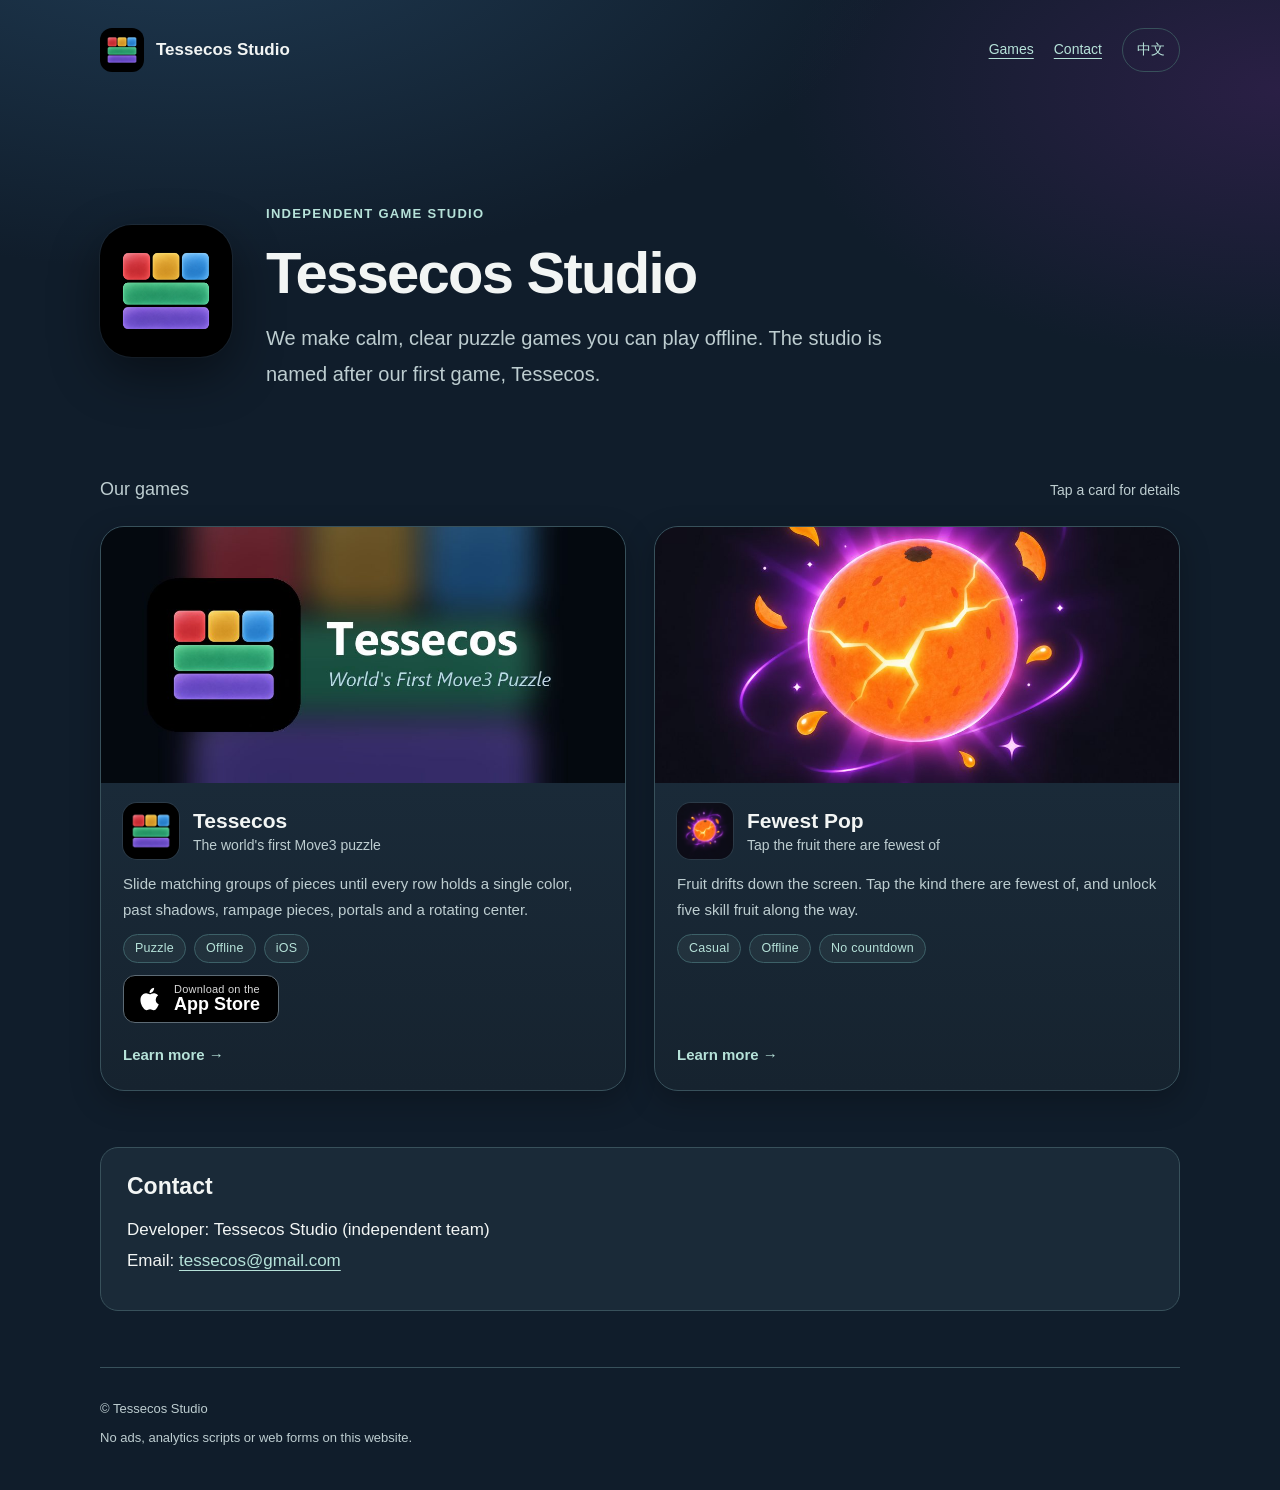
<file: index.html>
<!doctype html>
<html lang="en" data-title-en="Tessecos Studio · Independent game studio" data-title-zh="Tessecos Studio · 独立游戏工作室"><head><meta charset="utf-8"><meta name="viewport" content="width=device-width,initial-scale=1"><meta name="description" content="Tessecos Studio is an independent team making calm puzzle games you can play offline."><title>Tessecos Studio · Independent game studio</title><link rel="icon" href="./assets/app-icon.png"><link rel="stylesheet" href="./assets/styles.css"><link rel="stylesheet" href="./assets/site.css"><script src="./assets/lang.js"></script></head>
<body class="site"><header><a class="brand" href="./"><img src="./assets/app-icon.png" alt="" width="44" height="44"><span>Tessecos Studio</span></a><nav aria-label="Site navigation"><a href="#games"><span class="en">Games</span><span class="zh">游戏</span></a><a href="#contact"><span class="en">Contact</span><span class="zh">联系</span></a><a href="#" class="lang-switch" data-lang-switch><span class="zh" lang="en">English</span><span class="en" lang="zh-Hans">中文</span></a></nav></header>
<main>
<section class="hero"><img src="./assets/app-icon.png" alt="Tessecos Studio logo" width="132" height="132"><div><p class="eyebrow"><span class="en">INDEPENDENT GAME STUDIO</span><span class="zh">独立游戏工作室</span></p><h1>Tessecos Studio</h1><p class="lead en">We make calm, clear puzzle games you can play offline. The studio is named after our first game, Tessecos.</p><p class="lead zh">我们制作安静、清晰、可以离线游玩的益智游戏。工作室的名字来自我们的第一款游戏《归序》（Tessecos）。</p></div></section>

<div class="section-title" id="games"><h2><span class="en">Our games</span><span class="zh">我们的游戏</span></h2><span><span class="en">Tap a card for details</span><span class="zh">点击卡片查看详情</span></span></div>
<div class="game-grid">
<div class="game-card"><div class="cover"><img src="./tessecos/assets/cover.jpg" alt="Tessecos key art" width="1024" height="500" loading="lazy"></div><div class="card-body"><div class="card-head"><img src="./assets/app-icon.png" alt="" width="56" height="56"><div><h3><a class="card-link" href="./tessecos/"><span class="en">Tessecos</span><span class="zh">归序 Tessecos</span></a></h3><p><span class="en">The world's first Move3 puzzle</span><span class="zh">世界首款 Move3 益智游戏</span></p></div></div><p class="desc en">Slide matching groups of pieces until every row holds a single color, past shadows, rampage pieces, portals and a rotating center.</p><p class="desc zh">滑动同色棋子组，把每一横行整理成同一种颜色。阴影棋、暴走棋、传送门和旋转区不断带来新挑战。</p><ul class="tags"><li><span class="en">Puzzle</span><span class="zh">益智</span></li><li><span class="en">Offline</span><span class="zh">离线</span></li><li>iOS</li></ul><div class="stores"><a class="store-btn" href="https://apps.apple.com/app/id6825490907" target="_blank" rel="noopener"><svg viewBox="0 0 24 24" aria-hidden="true" width="26" height="26"><path fill="currentColor" d="M16.37 12.6c-.03-2.6 2.13-3.85 2.23-3.91-1.21-1.78-3.1-2.02-3.78-2.05-1.61-.16-3.14.95-3.96.95-.82 0-2.08-.93-3.42-.9-1.76.03-3.38 1.02-4.29 2.6-1.83 3.17-.47 7.87 1.31 10.44.87 1.26 1.91 2.67 3.27 2.62 1.31-.05 1.81-.85 3.4-.85 1.58 0 2.03.85 3.42.82 1.41-.02 2.31-1.28 3.17-2.55 1-1.46 1.41-2.88 1.43-2.95-.03-.01-2.75-1.06-2.78-4.2zM13.77 4.97c.72-.88 1.21-2.1 1.08-3.32-1.04.04-2.3.69-3.05 1.57-.67.77-1.26 2.02-1.1 3.2 1.16.09 2.35-.59 3.07-1.45z"/></svg><span><small><span class="en">Download on the</span><span class="zh">前往下载</span></small>App Store</span></a></div><span class="more"><span class="en">Learn more</span><span class="zh">了解更多</span></span></div></div>
<a class="game-card" href="./fewest-pop/"><div class="cover"><img src="./fewest-pop/assets/cover.jpg" alt="Fewest Pop key art" width="1024" height="500" loading="lazy"></div><div class="card-body"><div class="card-head"><img src="./fewest-pop/assets/app-icon.png" alt="" width="56" height="56"><div><h3><span class="en">Fewest Pop</span><span class="zh">最少先爆 Fewest Pop</span></h3><p><span class="en">Tap the fruit there are fewest of</span><span class="zh">点击数量最少的水果</span></p></div></div><p class="desc en">Fruit drifts down the screen. Tap the kind there are fewest of, and unlock five skill fruit along the way.</p><p class="desc zh">水果从屏幕上方缓缓落下，点击数量最少的那一种。一路解锁五种技能水果。</p><ul class="tags"><li><span class="en">Casual</span><span class="zh">休闲</span></li><li><span class="en">Offline</span><span class="zh">离线</span></li><li><span class="en">No countdown</span><span class="zh">无倒计时</span></li></ul><span class="more"><span class="en">Learn more</span><span class="zh">了解更多</span></span></div></a>
</div>

<section id="contact" class="contact" style="margin-top:56px"><h2><span class="en">Contact</span><span class="zh">联系我们</span></h2><p><span class="en">Developer: Tessecos Studio (independent team)</span><span class="zh">开发团队：Tessecos Studio（独立开发团队）</span><br><span class="en">Email: </span><span class="zh">邮箱：</span><a href="mailto:tessecos@gmail.com">tessecos@gmail.com</a></p></section></main><footer><p>© Tessecos Studio</p><p><span class="en">No ads, analytics scripts or web forms on this website.</span><span class="zh">本网站没有广告、分析脚本或在线表单。</span></p></footer></body></html>
</file>
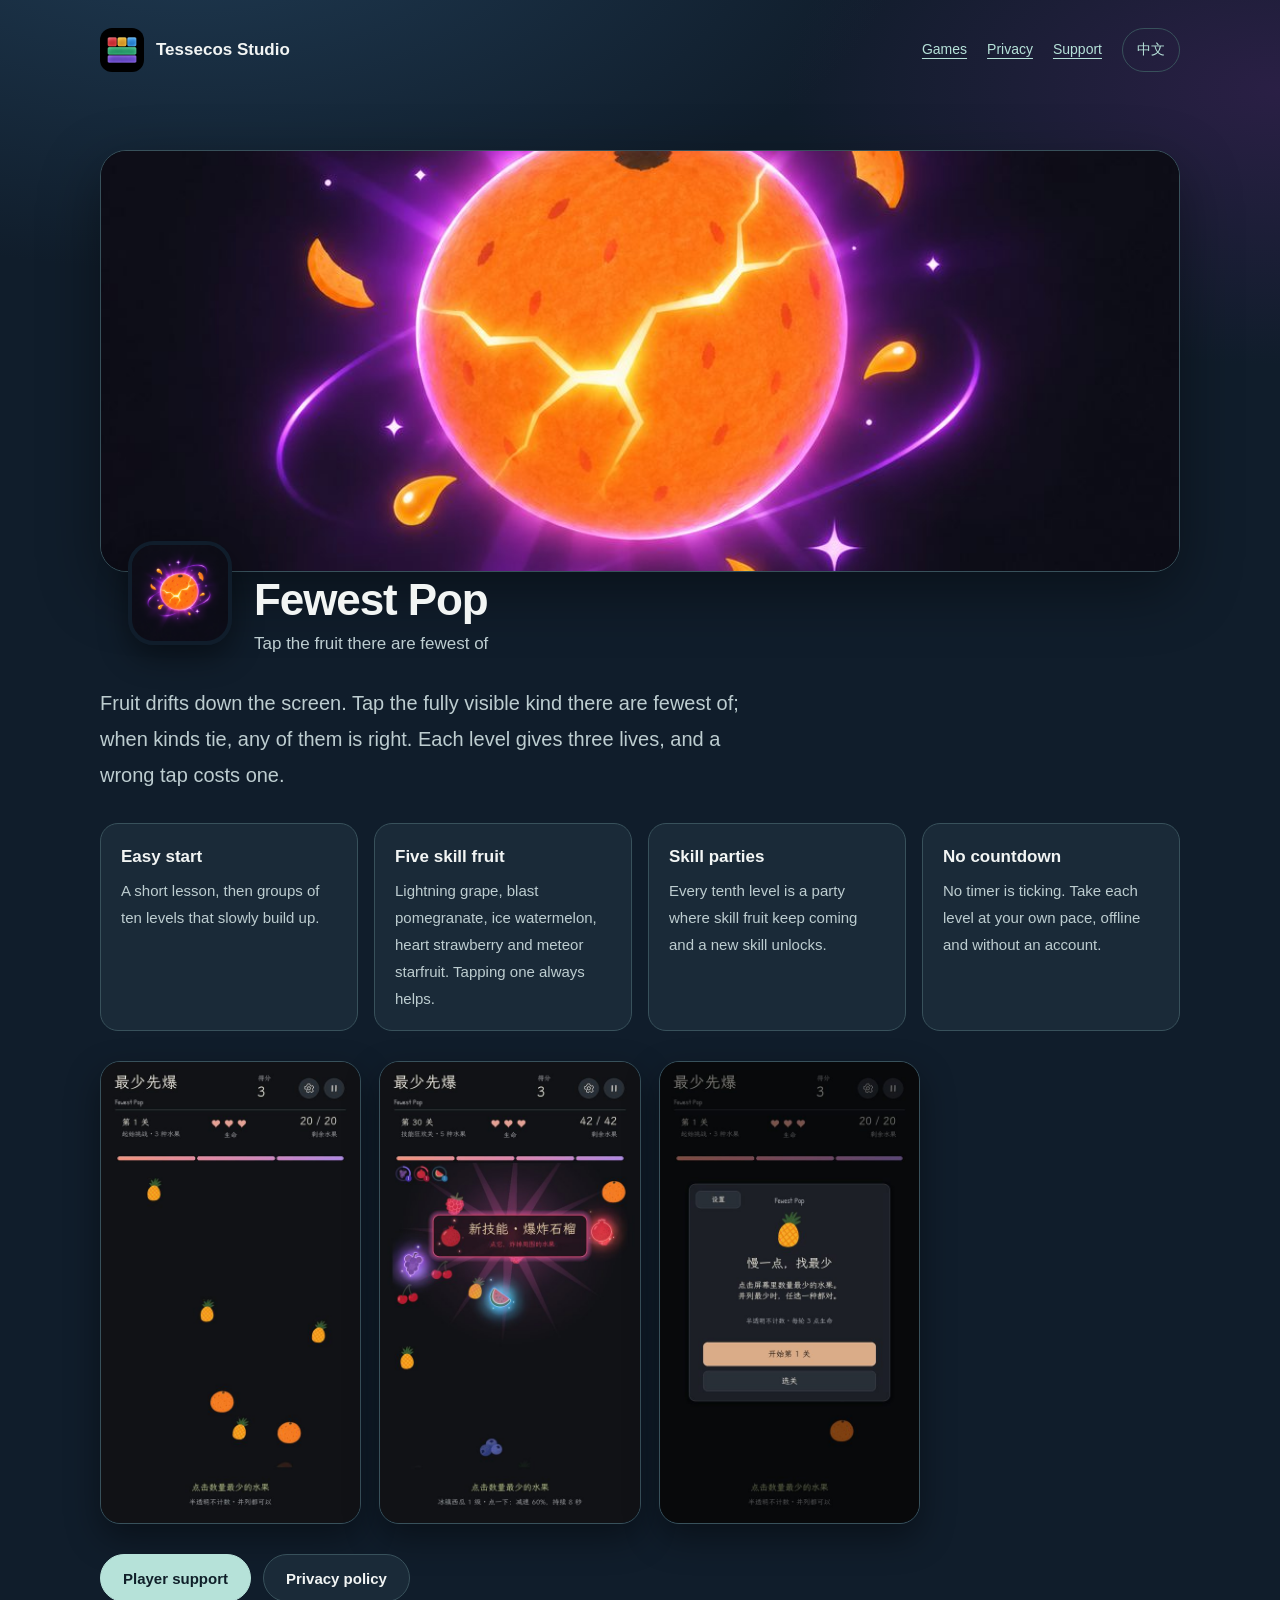
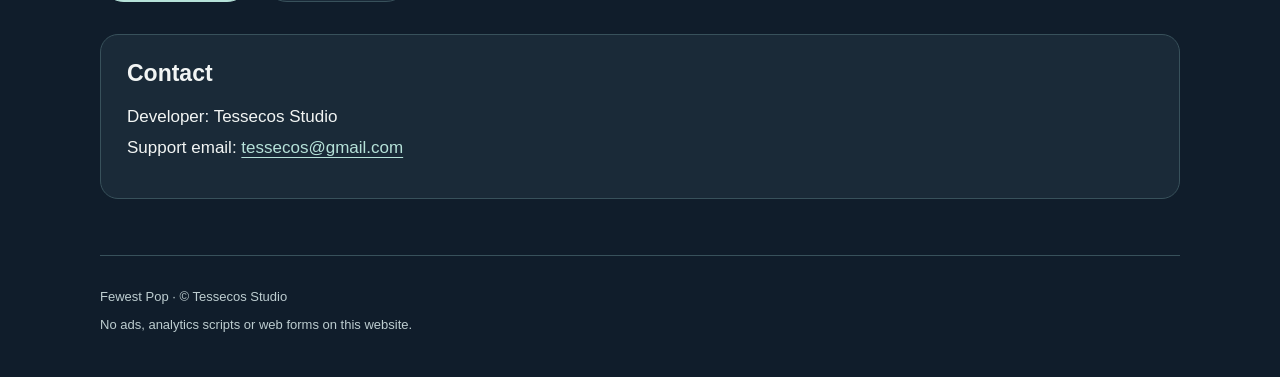
<file: fewest-pop/index.html>
<!doctype html>
<html lang="en" data-title-en="Fewest Pop · Tessecos Studio" data-title-zh="最少先爆 · Tessecos Studio"><head><meta charset="utf-8"><meta name="viewport" content="width=device-width,initial-scale=1"><meta name="description" content="Fewest Pop: fruit drifts down the screen; tap the kind there are fewest of."><title>Fewest Pop · Tessecos Studio</title><link rel="icon" href="./assets/app-icon.png"><link rel="stylesheet" href="../assets/styles.css"><link rel="stylesheet" href="../assets/site.css"><script src="../assets/lang.js"></script></head>
<body class="site"><header><a class="brand" href="../"><img src="../assets/app-icon.png" alt="" width="44" height="44"><span>Tessecos Studio</span></a><nav aria-label="Site navigation"><a href="../#games"><span class="en">Games</span><span class="zh">游戏</span></a><a href="./privacy/"><span class="en">Privacy</span><span class="zh">隐私</span></a><a href="./support/"><span class="en">Support</span><span class="zh">支持</span></a><a href="#" class="lang-switch" data-lang-switch><span class="zh" lang="en">English</span><span class="en" lang="zh-Hans">中文</span></a></nav></header>
<main class="detail">
<div class="banner"><img src="./assets/cover.jpg" alt="Fewest Pop key art" width="1024" height="500"></div>
<div class="title-row"><img src="./assets/app-icon.png" alt="Fewest Pop icon" width="104" height="104"><div><h1><span class="en">Fewest Pop</span><span class="zh">最少先爆</span></h1><p><span class="en">Tap the fruit there are fewest of</span><span class="zh">点击数量最少的水果</span></p></div></div>
<p class="lead en">Fruit drifts down the screen. Tap the fully visible kind there are fewest of; when kinds tie, any of them is right. Each level gives three lives, and a wrong tap costs one.</p>
<p class="lead zh">水果从屏幕上方缓缓落下，点击完整可见、数量最少的那一种。数量并列时任选一种都对。每关 3 点生命，点错扣 1 点。</p>
<ul class="features">
<li class="en"><strong>Easy start</strong>A short lesson, then groups of ten levels that slowly build up.</li>
<li class="zh"><strong>轻松上手</strong>一段简短的新手教学，然后每 10 关一组，组内逐渐变难。</li>
<li class="en"><strong>Five skill fruit</strong>Lightning grape, blast pomegranate, ice watermelon, heart strawberry and meteor starfruit. Tapping one always helps.</li>
<li class="zh"><strong>五种技能水果</strong>闪电葡萄、爆炸石榴、冰镇西瓜、爱心草莓、流星杨桃，点了一定生效。</li>
<li class="en"><strong>Skill parties</strong>Every tenth level is a party where skill fruit keep coming and a new skill unlocks.</li>
<li class="zh"><strong>技能狂欢关</strong>每组第 10 关，技能水果一直出现，解锁新技能。</li>
<li class="en"><strong>No countdown</strong>No timer is ticking. Take each level at your own pace, offline and without an account.</li>
<li class="zh"><strong>没有倒计时</strong>不用跟时间赛跑，按自己的节奏玩每一关。无需账号，离线也能玩。</li>
</ul>
<div class="shots"><img src="./assets/shot-1.jpg" alt="Screenshot: find the fewest fruit" width="540" height="960" loading="lazy"><img src="./assets/shot-2.jpg" alt="Screenshot: a skill party level" width="540" height="960" loading="lazy"><img src="./assets/shot-3.jpg" alt="Screenshot: the start card" width="540" height="960" loading="lazy"></div>
<div class="button-row"><a class="primary" href="./support/"><span class="en">Player support</span><span class="zh">玩家支持</span></a><a href="./privacy/"><span class="en">Privacy policy</span><span class="zh">隐私政策</span></a></div>
<section class="contact"><h2><span class="en">Contact</span><span class="zh">联系我们</span></h2><p><span class="en">Developer: Tessecos Studio</span><span class="zh">开发团队：Tessecos Studio</span><br><span class="en">Support email: </span><span class="zh">支持邮箱：</span><a href="mailto:tessecos@gmail.com">tessecos@gmail.com</a></p></section></main><footer><p><span class="en">Fewest Pop</span><span class="zh">最少先爆</span> · © Tessecos Studio</p><p><span class="en">No ads, analytics scripts or web forms on this website.</span><span class="zh">本网站没有广告、分析脚本或在线表单。</span></p></footer></body></html>
</file>
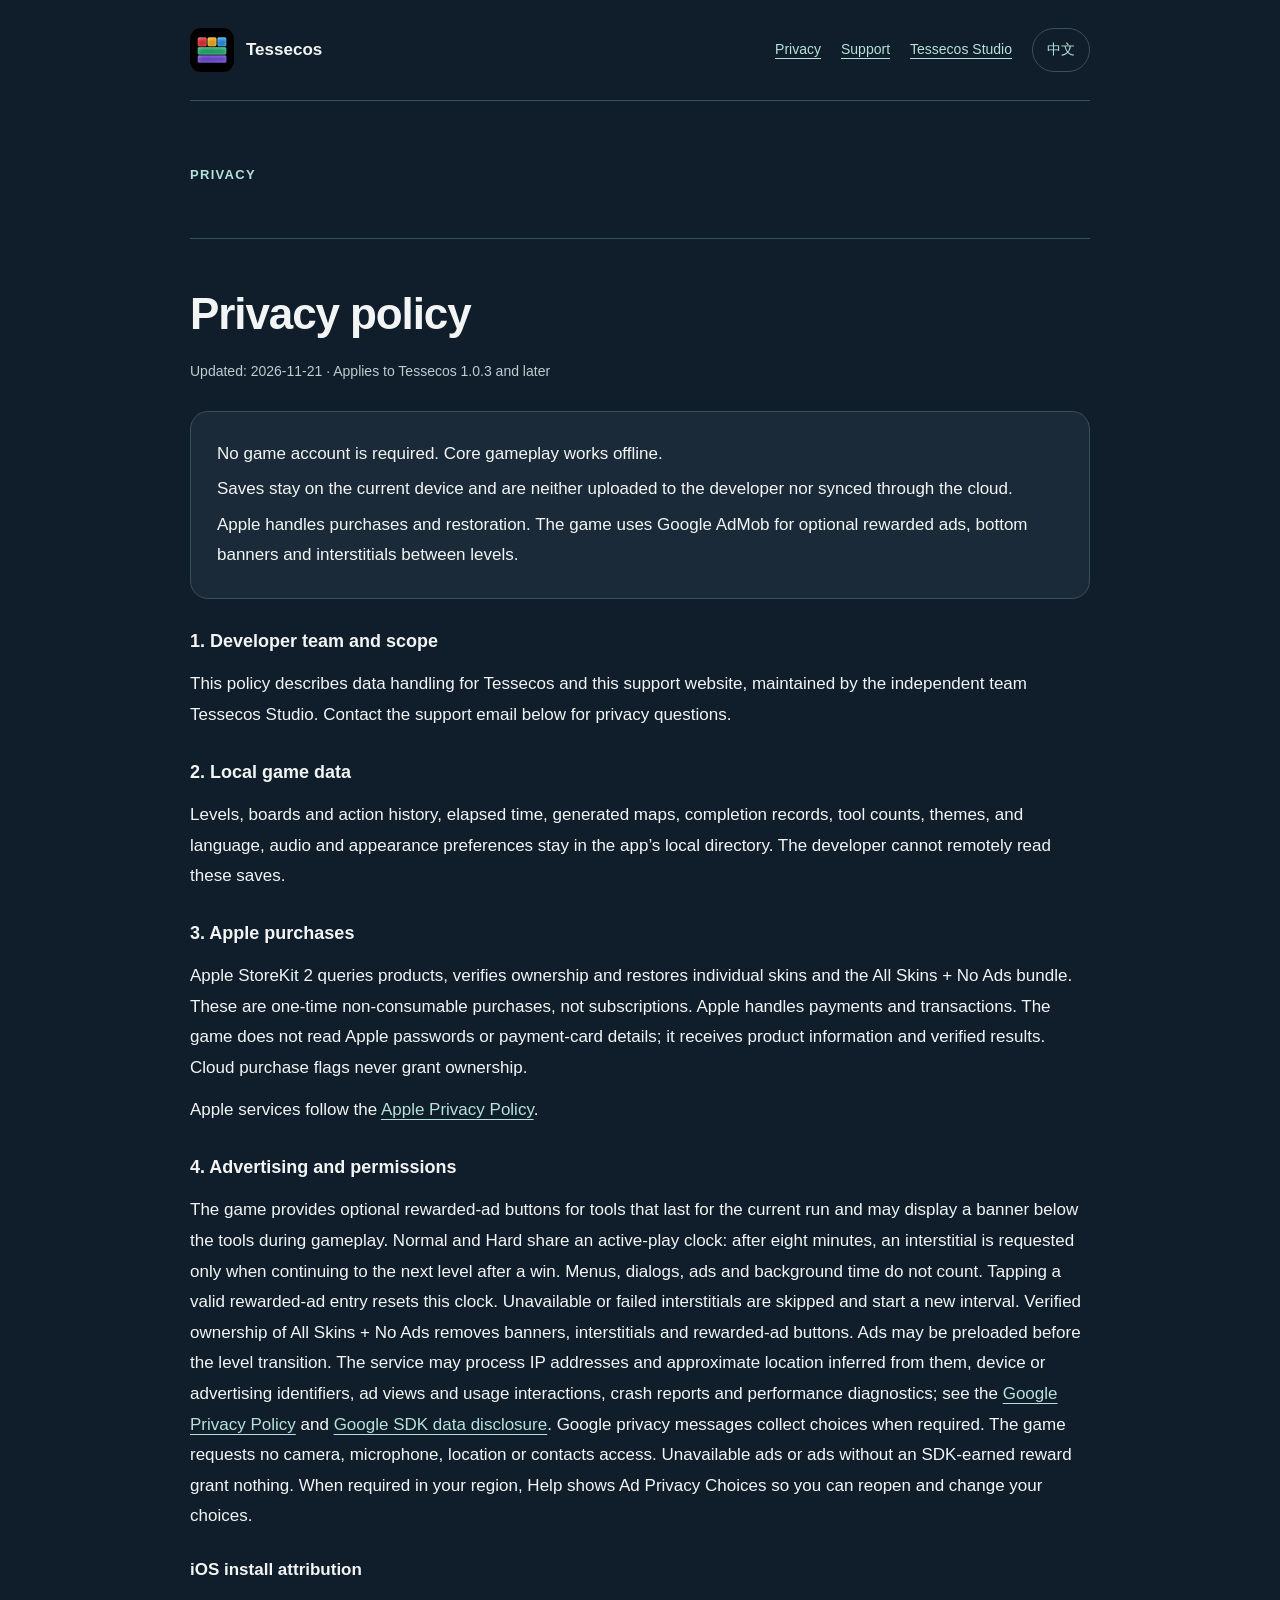
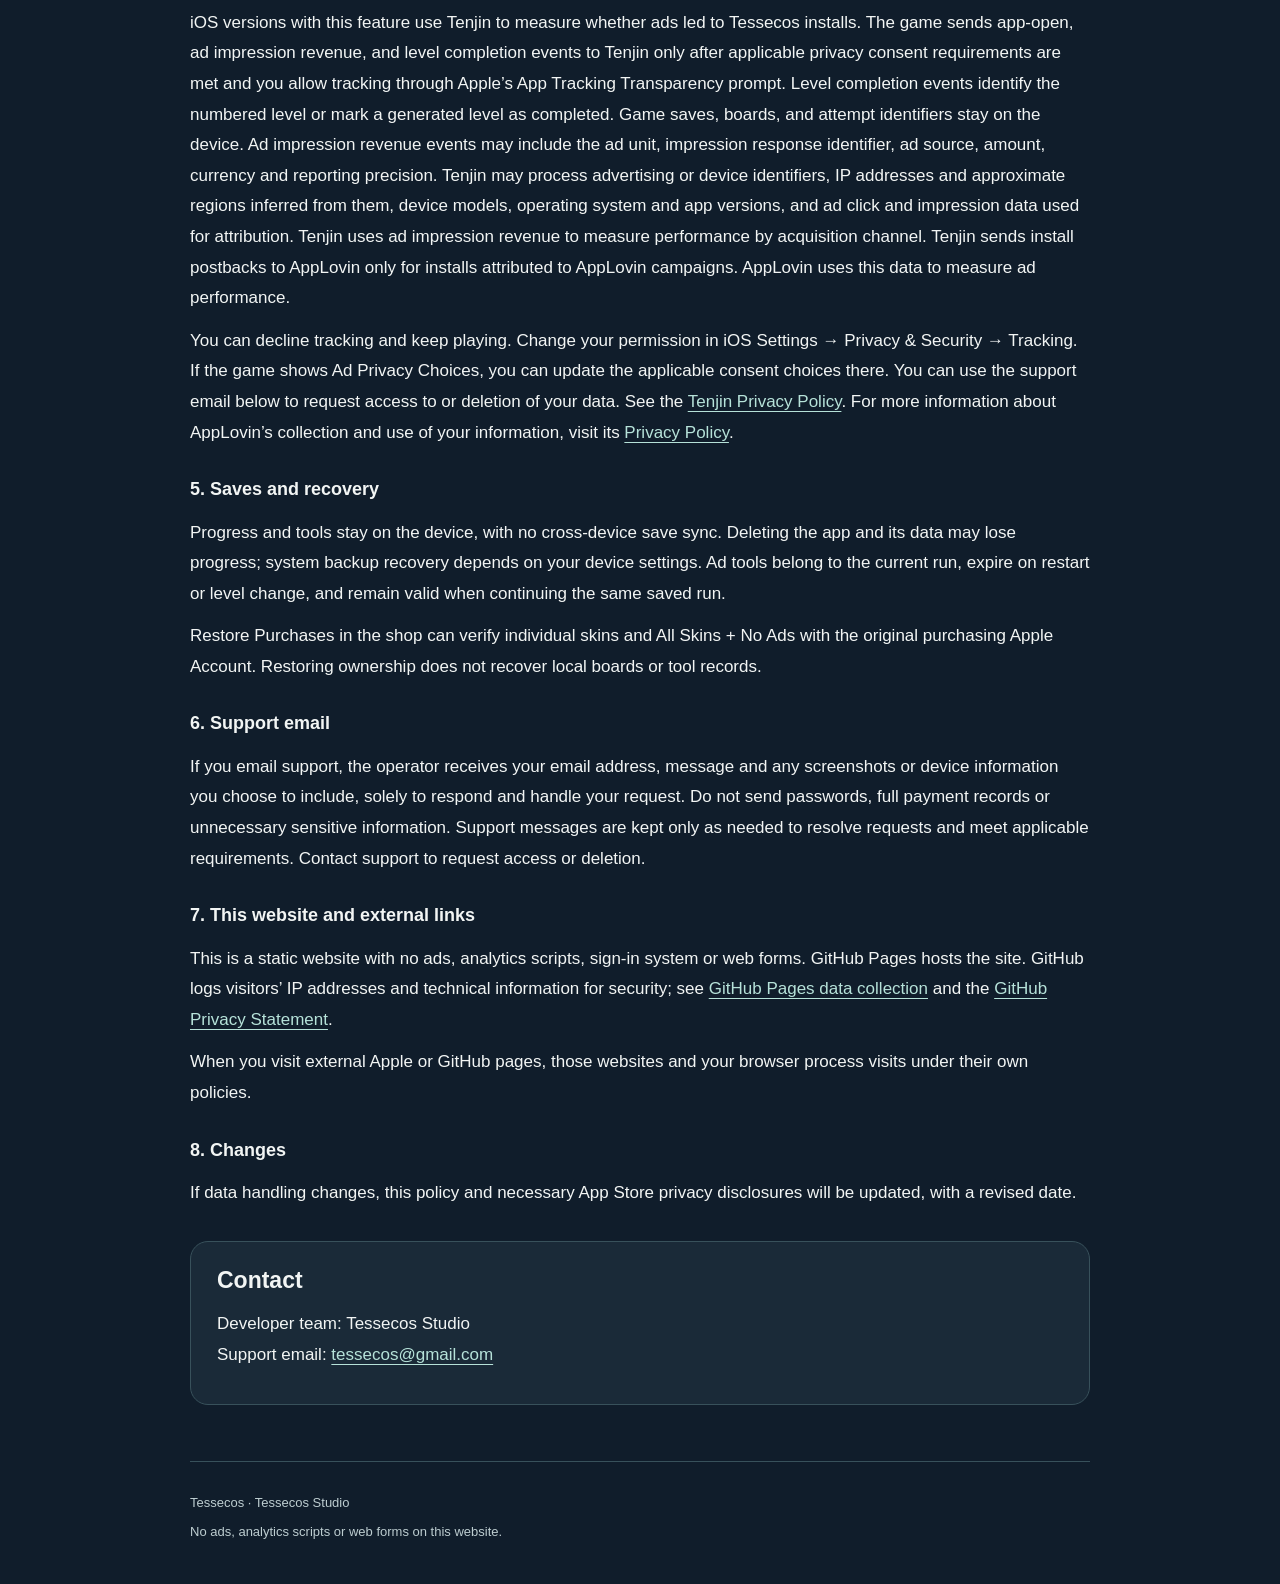
<file: privacy/index.html>
<!doctype html>
<html lang="en" data-title-en="Privacy policy · Tessecos" data-title-zh="隐私政策 · 归序"><head><meta charset="utf-8"><meta name="viewport" content="width=device-width,initial-scale=1"><meta name="description" content="Privacy policy for Tessecos."><title>Privacy policy · Tessecos</title><link rel="icon" href="../assets/app-icon.png"><link rel="stylesheet" href="../assets/styles.css"><script src="../assets/lang.js"></script></head>
<body><header><a class="brand" href="../tessecos/"><img src="../assets/app-icon.png" alt="" width="44" height="44"><span><span class="en">Tessecos</span><span class="zh">归序 Tessecos</span></span></a><nav aria-label="Site navigation"><a href="../privacy/"><span class="en">Privacy</span><span class="zh">隐私</span></a><a href="../support/"><span class="en">Support</span><span class="zh">支持</span></a><a href="../">Tessecos Studio</a><a href="#" class="lang-switch" data-lang-switch><span class="zh" lang="en">English</span><span class="en" lang="zh-Hans">中文</span></a></nav></header>
<main class="doc"><p class="eyebrow"><span class="en">PRIVACY</span><span class="zh">隐私</span></p>
<article id="chinese" class="zh" lang="zh-Hans"><h1>隐私政策</h1><p class="meta">更新日期：2026-11-21 · 适用于《归序》（Tessecos）1.0.3 及之后版本</p><div class="summary"><p>无需创建游戏账号，核心玩法离线运行。</p><p>存档保存在当前设备，不向开发者上传，也不通过云端同步。</p><p>Apple 负责购买与恢复购买；游戏使用 Google AdMob 提供可选激励广告、底部横幅及关卡间插屏广告。</p></div><h3>1. 开发团队与适用范围</h3><p>本政策说明由 Tessecos Studio 独立开发团队维护的 《归序》（Tessecos）游戏及本网站如何处理数据。隐私问题可通过下方支持邮箱联系。</p><h3>2. 设备中的游戏数据</h3><p>关卡、棋盘与操作历史、用时、生成地图、通关记录、道具数量、主题和语言、声音、外观偏好保存在应用的本地目录。开发者无法远程读取这些存档。</p><h3>3. Apple 内购服务</h3><p>游戏使用 Apple StoreKit 2 查询商品、核验单套皮肤及“全部皮肤 + 去广告”的购买权益，并恢复购买。这些均为一次性非消耗型商品，不是订阅。Apple 处理支付与交易；游戏不会读取 Apple 密码或银行卡信息，只接收商品信息与核验结果。权益不通过云端保存的购买标记授予。</p><p>Apple 服务适用 <a href="https://www.apple.com/legal/privacy/">Apple 隐私政策</a>。</p><h3>4. 广告与权限</h3><p>游戏提供主动观看激励广告获取当局道具的入口，并可在游戏画面技能栏下方显示横幅。普通与困难共用实际游玩计时，每累计八分钟，仅在通关后进入下一关时请求插屏；菜单、弹窗、广告和后台时间不计入。点击有效激励广告入口即重新计时，插屏不可用或展示失败时跳过本次并重新计时。经核验购买“全部皮肤 + 去广告”后移除横幅、插屏和激励广告入口。广告由 Google AdMob 提供，需要时预先加载。广告服务可能处理 IP 地址及由此推断的大致位置、设备或广告标识、广告展示和使用交互、崩溃和性能诊断数据；详见 <a href="https://policies.google.com/privacy">Google 隐私政策</a>及 <a href="https://developers.google.com/admob/ios/privacy/data-disclosure">Google SDK 数据披露</a>。需要时由 Google 的隐私消息收集选择。游戏不请求相机、麦克风、定位或通讯录权限。广告不可用或未获得 SDK 领奖确认时不发奖励。当地要求时，游戏帮助中心显示“广告隐私选择”，可重新打开并修改选择。</p>
<h4>iOS 安装归因</h4><p>启用此功能的 iOS 版本使用 Tenjin 衡量广告是否带来了《归序》的安装。游戏在适用的隐私同意要求得到满足、且你通过 Apple 的“App 跟踪透明度”授权后，才会向 Tenjin 发送应用打开、广告展示收入和通关事件。通关事件仅发送固定关卡编号或生成关卡的通关标记，不发送存档、棋盘或尝试标识。广告展示收入事件可包含广告单元、展示响应标识、广告来源、金额、币种和金额精度。Tenjin 可能处理广告或设备标识符、IP 地址及由此推断的大致地区、设备型号、系统和应用版本，以及用于归因的广告点击和展示信息。Tenjin 用广告展示收入衡量各获客渠道的表现。Tenjin 仅向 AppLovin 发送归因到 AppLovin 广告活动的安装回传，供 AppLovin 衡量广告效果。</p><p>你可拒绝跟踪并继续游玩，也可在 iOS 的“设置 → 隐私与安全性 → 跟踪”中更改授权。当游戏显示“广告隐私选择”时，你也可以在那里更新适用的同意选项。你可通过下方邮箱提出数据访问或删除请求。更多信息见 <a href="https://tenjin.com/privacy/">Tenjin 隐私政策</a>和 <a href="https://legal.applovin.com/privacy/">AppLovin 隐私政策</a>。</p>
<h3>5. 保存与恢复</h3><p>进度和道具保存在本机，没有跨设备存档同步。删除应用及其数据可能丢失进度；系统备份是否可恢复取决于设备设置。广告获得的道具绑定当前对局，重开或换关失效，继续同一存档局面仍有效。</p><p>单套皮肤和“全部皮肤 + 去广告”权益可使用原购买 Apple 账号在商店点击“恢复购买”核验；恢复权益不会恢复本机棋盘或道具记录。</p><h3>6. 支持邮件</h3><p>如果你主动发送支持邮件，运营者会收到你的邮箱地址、邮件内容及你主动附上的截图或设备信息，仅用于回复和处理请求。请勿发送密码、完整付款凭证或其他不必要的敏感信息。支持邮件仅在处理问题及适用要求所需的期间保留；你可以通过支持邮箱提出访问或删除请求。</p><h3>7. 本网站与外部链接</h3><p>本网站是静态页面，没有广告、分析脚本、登录系统或在线表单。网站由 GitHub Pages 托管；GitHub 会为安全目的记录访问者 IP 等技术信息，具体请参阅 <a href="https://docs.github.com/en/pages/getting-started-with-github-pages/what-is-github-pages#data-collection">GitHub Pages 数据说明</a>和 <a href="https://docs.github.com/en/site-policy/privacy-policies/github-general-privacy-statement">GitHub 隐私声明</a>。</p><p>访问 Apple、GitHub 等外部网站时，相应网站和浏览器会按各自政策处理访问数据。</p><h3>8. 政策更新</h3><p>若应用的数据处理方式发生变化，将更新本政策及必要的商店隐私说明，并标明更新日期。</p><section class="contact"><h2>联系我们</h2><p>开发团队：Tessecos Studio<br>支持邮箱：<a href="mailto:tessecos@gmail.com">tessecos@gmail.com</a></p></section></article><article id="english" class="en" lang="en"><h1>Privacy policy</h1><p class="meta">Updated: 2026-11-21 · Applies to Tessecos 1.0.3 and later</p><div class="summary"><p>No game account is required. Core gameplay works offline.</p><p>Saves stay on the current device and are neither uploaded to the developer nor synced through the cloud.</p><p>Apple handles purchases and restoration. The game uses Google AdMob for optional rewarded ads, bottom banners and interstitials between levels.</p></div><h3>1. Developer team and scope</h3><p>This policy describes data handling for Tessecos and this support website, maintained by the independent team Tessecos Studio. Contact the support email below for privacy questions.</p><h3>2. Local game data</h3><p>Levels, boards and action history, elapsed time, generated maps, completion records, tool counts, themes, and language, audio and appearance preferences stay in the app’s local directory. The developer cannot remotely read these saves.</p><h3>3. Apple purchases</h3><p>Apple StoreKit 2 queries products, verifies ownership and restores individual skins and the All Skins + No Ads bundle. These are one-time non-consumable purchases, not subscriptions. Apple handles payments and transactions. The game does not read Apple passwords or payment-card details; it receives product information and verified results. Cloud purchase flags never grant ownership.</p><p>Apple services follow the <a href="https://www.apple.com/legal/privacy/">Apple Privacy Policy</a>.</p><h3>4. Advertising and permissions</h3><p>The game provides optional rewarded-ad buttons for tools that last for the current run and may display a banner below the tools during gameplay. Normal and Hard share an active-play clock: after eight minutes, an interstitial is requested only when continuing to the next level after a win. Menus, dialogs, ads and background time do not count. Tapping a valid rewarded-ad entry resets this clock. Unavailable or failed interstitials are skipped and start a new interval. Verified ownership of All Skins + No Ads removes banners, interstitials and rewarded-ad buttons. Ads may be preloaded before the level transition. The service may process IP addresses and approximate location inferred from them, device or advertising identifiers, ad views and usage interactions, crash reports and performance diagnostics; see the <a href="https://policies.google.com/privacy">Google Privacy Policy</a> and <a href="https://developers.google.com/admob/ios/privacy/data-disclosure">Google SDK data disclosure</a>. Google privacy messages collect choices when required. The game requests no camera, microphone, location or contacts access. Unavailable ads or ads without an SDK-earned reward grant nothing. When required in your region, Help shows Ad Privacy Choices so you can reopen and change your choices.</p>
<h4>iOS install attribution</h4><p>iOS versions with this feature use Tenjin to measure whether ads led to Tessecos installs. The game sends app-open, ad impression revenue, and level completion events to Tenjin only after applicable privacy consent requirements are met and you allow tracking through Apple’s App Tracking Transparency prompt. Level completion events identify the numbered level or mark a generated level as completed. Game saves, boards, and attempt identifiers stay on the device. Ad impression revenue events may include the ad unit, impression response identifier, ad source, amount, currency and reporting precision. Tenjin may process advertising or device identifiers, IP addresses and approximate regions inferred from them, device models, operating system and app versions, and ad click and impression data used for attribution. Tenjin uses ad impression revenue to measure performance by acquisition channel. Tenjin sends install postbacks to AppLovin only for installs attributed to AppLovin campaigns. AppLovin uses this data to measure ad performance.</p><p>You can decline tracking and keep playing. Change your permission in iOS Settings → Privacy &amp; Security → Tracking. If the game shows Ad Privacy Choices, you can update the applicable consent choices there. You can use the support email below to request access to or deletion of your data. See the <a href="https://tenjin.com/privacy/">Tenjin Privacy Policy</a>. For more information about AppLovin’s collection and use of your information, visit its <a href="https://legal.applovin.com/privacy/">Privacy Policy</a>.</p>
<h3>5. Saves and recovery</h3><p>Progress and tools stay on the device, with no cross-device save sync. Deleting the app and its data may lose progress; system backup recovery depends on your device settings. Ad tools belong to the current run, expire on restart or level change, and remain valid when continuing the same saved run.</p><p>Restore Purchases in the shop can verify individual skins and All Skins + No Ads with the original purchasing Apple Account. Restoring ownership does not recover local boards or tool records.</p><h3>6. Support email</h3><p>If you email support, the operator receives your email address, message and any screenshots or device information you choose to include, solely to respond and handle your request. Do not send passwords, full payment records or unnecessary sensitive information. Support messages are kept only as needed to resolve requests and meet applicable requirements. Contact support to request access or deletion.</p><h3>7. This website and external links</h3><p>This is a static website with no ads, analytics scripts, sign-in system or web forms. GitHub Pages hosts the site. GitHub logs visitors’ IP addresses and technical information for security; see <a href="https://docs.github.com/en/pages/getting-started-with-github-pages/what-is-github-pages#data-collection">GitHub Pages data collection</a> and the <a href="https://docs.github.com/en/site-policy/privacy-policies/github-general-privacy-statement">GitHub Privacy Statement</a>.</p><p>When you visit external Apple or GitHub pages, those websites and your browser process visits under their own policies.</p><h3>8. Changes</h3><p>If data handling changes, this policy and necessary App Store privacy disclosures will be updated, with a revised date.</p><section class="contact"><h2>Contact</h2><p>Developer team: Tessecos Studio<br>Support email: <a href="mailto:tessecos@gmail.com">tessecos@gmail.com</a></p></section></article></main><footer><p><span class="en">Tessecos</span><span class="zh">归序 Tessecos</span> · Tessecos Studio</p><p><span class="en">No ads, analytics scripts or web forms on this website.</span><span class="zh">本网站没有广告、分析脚本或在线表单。</span></p></footer></body></html>
</file>
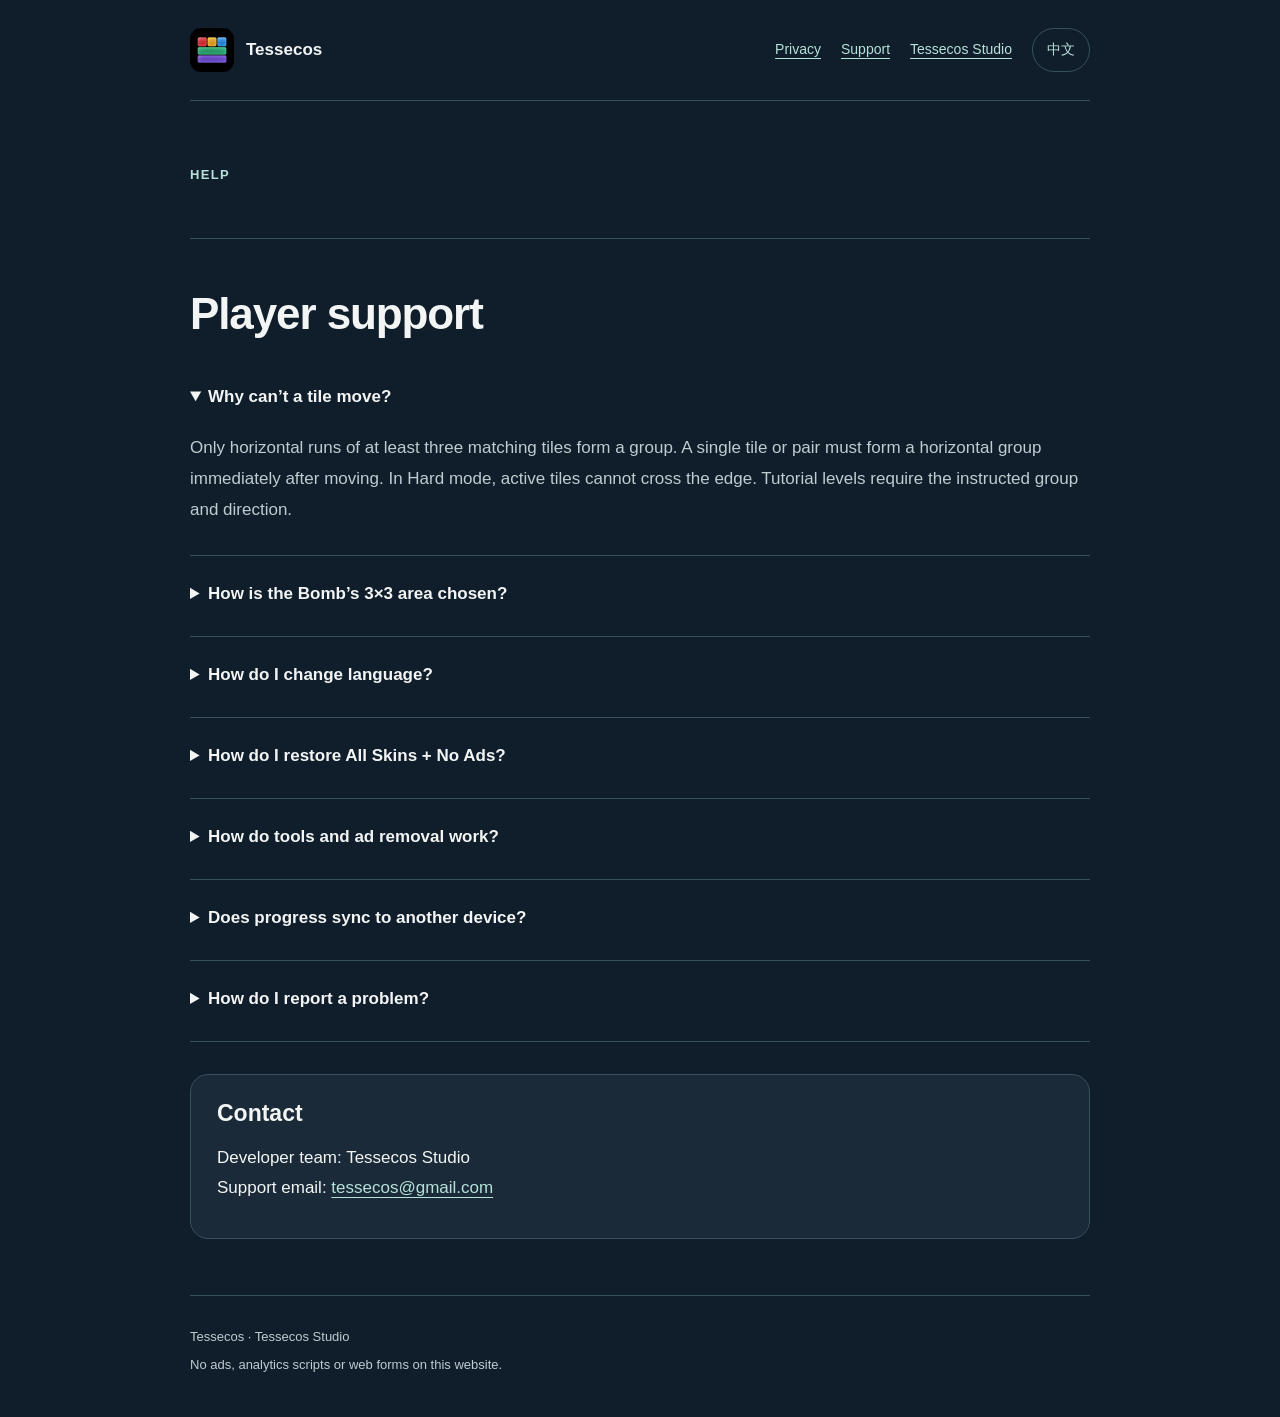
<file: support/index.html>
<!doctype html>
<html lang="en" data-title-en="Player support · Tessecos" data-title-zh="玩家支持 · 归序"><head><meta charset="utf-8"><meta name="viewport" content="width=device-width,initial-scale=1"><meta name="description" content="Player support for Tessecos."><title>Player support · Tessecos</title><link rel="icon" href="../assets/app-icon.png"><link rel="stylesheet" href="../assets/styles.css"><script src="../assets/lang.js"></script></head>
<body><header><a class="brand" href="../tessecos/"><img src="../assets/app-icon.png" alt="" width="44" height="44"><span><span class="en">Tessecos</span><span class="zh">归序 Tessecos</span></span></a><nav aria-label="Site navigation"><a href="../privacy/"><span class="en">Privacy</span><span class="zh">隐私</span></a><a href="../support/"><span class="en">Support</span><span class="zh">支持</span></a><a href="../">Tessecos Studio</a><a href="#" class="lang-switch" data-lang-switch><span class="zh" lang="en">English</span><span class="en" lang="zh-Hans">中文</span></a></nav></header>
<main class="doc"><p class="eyebrow"><span class="en">HELP</span><span class="zh">帮助</span></p>
<article id="chinese" class="zh" lang="zh-Hans"><h1>玩家支持</h1><details open><summary>棋子为什么不能移动？</summary><p>只有横向连续至少三颗同色棋子组成整组。单颗或两颗移动后，必须立即横向成组；困难模式下，主动移动的棋子不能越界。教学关须按当前提示的棋子组与方向操作。</p></details><details><summary>炸弹的 3×3 范围如何确定？</summary><p>在棋盘中间，以点选棋子为中心。靠边时，完整 3×3 区域向棋盘内平移：最下行的棋子位于区域底边中间，角落棋子位于相应角落。只随机打散这九格，颜色数量不变。</p></details><details><summary>如何切换语言？</summary><p>从菜单打开“设置”，选择“语言”。可选择“跟随系统”或手动选定语言，手动选择会保存到设备。</p></details><details><summary>购买了“全部皮肤 + 去广告”，如何恢复？</summary><p>在游戏商店点击“恢复购买”，使用原来购买时的 Apple 账号核验“全部皮肤 + 去广告”权益。该商品解锁全部付费皮肤并去除广告，不含关卡解锁。皮肤也可单独购买，仅解锁对应外观；单套商品同样支持恢复购买。</p></details><details><summary>如何获得道具与去广告？</summary><p>观看礼包广告，已解锁的冰冻和飞行各得 1 个，其余已解锁道具各得 3 个；观看单项广告，冰冻或飞行得 3 个，其余技能得 10 个。两种奖励均仅当前一局有效，重开或换关失效。一次性购买“全部皮肤 + 去广告”后，广告按钮消失，已解锁道具不消耗库存，下方显示 ∞；飞行每局仍最多使用 2 次。Google AdMob 提供激励视频、技能栏下方的横幅及关卡间插屏。普通与困难共用实际游玩计时，每累计八分钟，仅在通关后进入下一关时请求插屏；菜单、弹窗、广告和后台暂停，点击有效激励广告入口即重新计时。去广告权益经核验后移除全部横幅、插屏和激励广告入口。激励广告不可用或未获得 SDK 领奖确认时不发奖励；插屏不可用时直接继续游戏。</p></details><details><summary>更换设备后，进度会自动同步吗？</summary><p>进度保存在当前设备，没有跨设备存档同步。系统备份恢复取决于设备设置。“全部皮肤 + 去广告”可用原购买 Apple 账号点击“恢复购买”核验；本机对局与道具不会由此恢复。</p></details><details><summary>如何反馈故障？</summary><p>请通过下方邮箱说明游戏版本、iOS版本、设备型号、难度与关卡，以及复现步骤。可以附上不含敏感内容的截图。无需提供 Apple 密码或付款账号。</p></details><section class="contact"><h2>联系我们</h2><p>开发团队：Tessecos Studio<br>支持邮箱：<a href="mailto:tessecos@gmail.com">tessecos@gmail.com</a></p></section></article><article id="english" class="en" lang="en"><h1>Player support</h1><details open><summary>Why can’t a tile move?</summary><p>Only horizontal runs of at least three matching tiles form a group. A single tile or pair must form a horizontal group immediately after moving. In Hard mode, active tiles cannot cross the edge. Tutorial levels require the instructed group and direction.</p></details><details><summary>How is the Bomb’s 3×3 area chosen?</summary><p>In the middle of the board, the chosen tile is the center. At an edge, the whole 3×3 area shifts inward: a bottom-edge tile is at the bottom-middle, and a corner tile is at the matching corner. Only these nine tiles are shuffled; color counts do not change.</p></details><details><summary>How do I change language?</summary><p>Open Settings from the menu and choose Language. Use Follow System or select a language manually; your choice is saved on the device.</p></details><details><summary>How do I restore All Skins + No Ads?</summary><p>Tap Restore Purchases in the game’s shop using the Apple Account that made the purchase. The bundle unlocks every paid appearance and removes ads; it does not unlock levels. Skins are also sold individually, granting only that appearance. Individual purchases can be restored too.</p></details><details><summary>How do tools and ad removal work?</summary><p>The bundle ad gives one Freeze and one Flight plus three of every other unlocked tool. Individual ads give three Freeze or Flight, or ten of another tool. Only unlocked tools are awarded. Both rewards last only for the current run and expire on restart or level change. The one-time All Skins + No Ads purchase removes the ad buttons and removes inventory consumption for unlocked tools, marked ∞; Flight remains limited to two uses per run. Google AdMob provides rewarded videos, banners below the tools and interstitials between levels. Normal and Hard share eight-minute intervals of active play, with interstitials requested only when continuing after a win. Menus, dialogs, ads and background time do not count; tapping a valid rewarded-ad entry resets the interval. Verified All Skins + No Ads ownership removes banners, interstitials and rewarded-ad buttons. Unavailable ads or ads without an SDK-earned reward grant nothing.</p></details><details><summary>Does progress sync to another device?</summary><p>Progress stays on the device, with no cross-device save sync. System backup recovery depends on your device settings. Restore Purchases verifies All Skins + No Ads with the original purchasing Apple Account; it does not recover local runs or tools.</p></details><details><summary>How do I report a problem?</summary><p>Email the game version, iOS version, device model, mode and level, and steps to reproduce the problem. You may attach a screenshot without sensitive information. Do not send Apple passwords or payment-account details.</p></details><section class="contact"><h2>Contact</h2><p>Developer team: Tessecos Studio<br>Support email: <a href="mailto:tessecos@gmail.com">tessecos@gmail.com</a></p></section></article></main><footer><p><span class="en">Tessecos</span><span class="zh">归序 Tessecos</span> · Tessecos Studio</p><p><span class="en">No ads, analytics scripts or web forms on this website.</span><span class="zh">本网站没有广告、分析脚本或在线表单。</span></p></footer></body></html>
</file>
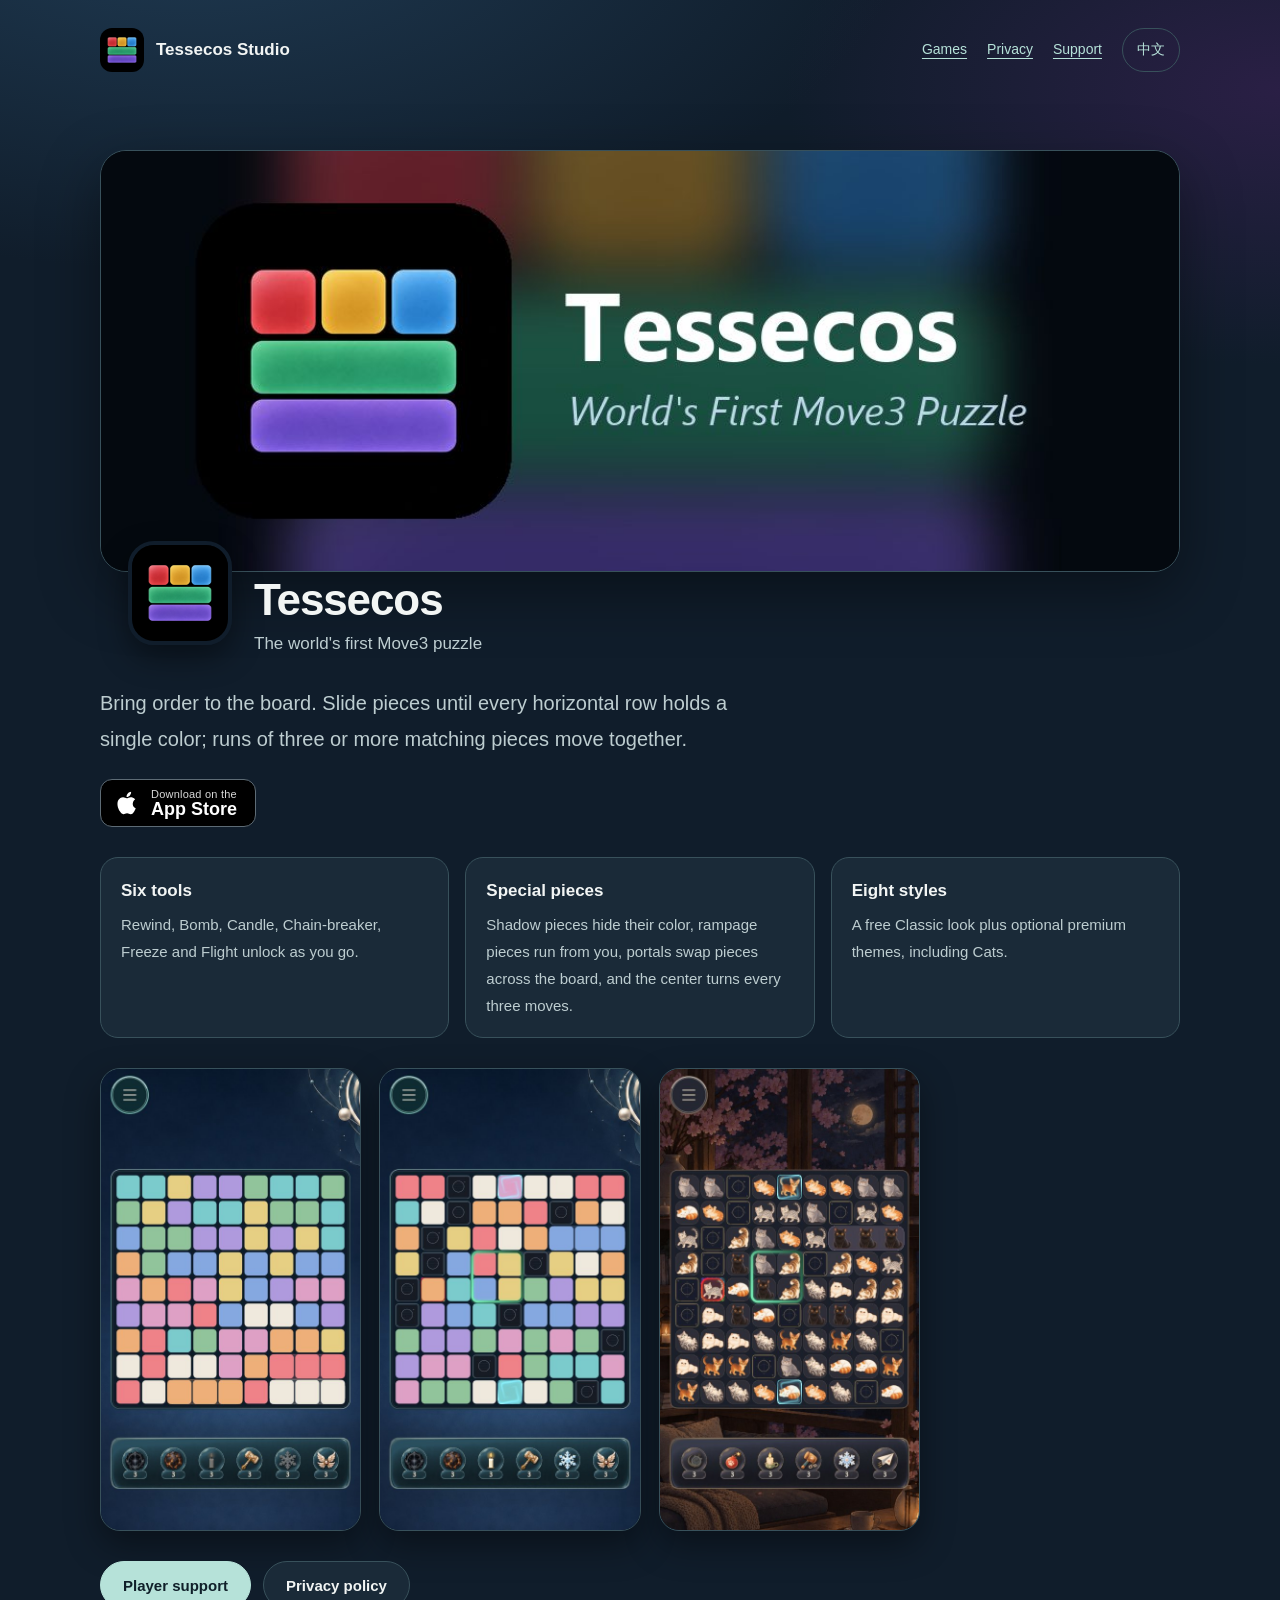
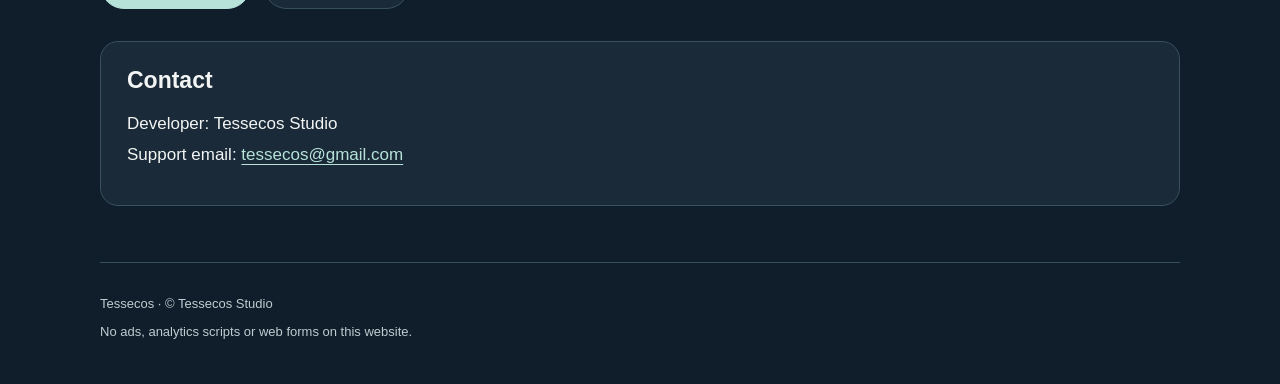
<file: tessecos/index.html>
<!doctype html>
<html lang="en" data-title-en="Tessecos · Tessecos Studio" data-title-zh="归序 Tessecos · Tessecos Studio"><head><meta charset="utf-8"><meta name="viewport" content="width=device-width,initial-scale=1"><meta name="description" content="Tessecos, the world's first Move3 puzzle game: slide pieces until every row holds a single color."><title>Tessecos · Tessecos Studio</title><link rel="icon" href="../assets/app-icon.png"><link rel="stylesheet" href="../assets/styles.css"><link rel="stylesheet" href="../assets/site.css"><script src="../assets/lang.js"></script></head>
<body class="site"><header><a class="brand" href="../"><img src="../assets/app-icon.png" alt="" width="44" height="44"><span>Tessecos Studio</span></a><nav aria-label="Site navigation"><a href="../#games"><span class="en">Games</span><span class="zh">游戏</span></a><a href="../privacy/"><span class="en">Privacy</span><span class="zh">隐私</span></a><a href="../support/"><span class="en">Support</span><span class="zh">支持</span></a><a href="#" class="lang-switch" data-lang-switch><span class="zh" lang="en">English</span><span class="en" lang="zh-Hans">中文</span></a></nav></header>
<main class="detail">
<div class="banner"><img src="./assets/cover.jpg" alt="Tessecos key art" width="1024" height="500"></div>
<div class="title-row"><img src="../assets/app-icon.png" alt="Tessecos icon" width="104" height="104"><div><h1><span class="en">Tessecos</span><span class="zh">归序 Tessecos</span></h1><p><span class="en">The world's first Move3 puzzle</span><span class="zh">世界首款 Move3 益智游戏</span></p></div></div>
<p class="lead en">Bring order to the board. Slide pieces until every horizontal row holds a single color; runs of three or more matching pieces move together.</p>
<p class="lead zh">从混乱中建立秩序。滑动棋子，将每一横行整理成同一种颜色；横向连续至少三枚同色棋子组成整体一起移动。</p>
<div class="stores"><a class="store-btn" href="https://apps.apple.com/app/id6825490907" target="_blank" rel="noopener"><svg viewBox="0 0 24 24" aria-hidden="true" width="26" height="26"><path fill="currentColor" d="M16.37 12.6c-.03-2.6 2.13-3.85 2.23-3.91-1.21-1.78-3.1-2.02-3.78-2.05-1.61-.16-3.14.95-3.96.95-.82 0-2.08-.93-3.42-.9-1.76.03-3.38 1.02-4.29 2.6-1.83 3.17-.47 7.87 1.31 10.44.87 1.26 1.91 2.67 3.27 2.62 1.31-.05 1.81-.85 3.4-.85 1.58 0 2.03.85 3.42.82 1.41-.02 2.31-1.28 3.17-2.55 1-1.46 1.41-2.88 1.43-2.95-.03-.01-2.75-1.06-2.78-4.2zM13.77 4.97c.72-.88 1.21-2.1 1.08-3.32-1.04.04-2.3.69-3.05 1.57-.67.77-1.26 2.02-1.1 3.2 1.16.09 2.35-.59 3.07-1.45z"/></svg><span><small><span class="en">Download on the</span><span class="zh">前往下载</span></small>App Store</span></a></div>
<ul class="features">
<li class="en"><strong>Six tools</strong>Rewind, Bomb, Candle, Chain-breaker, Freeze and Flight unlock as you go.</li>
<li class="zh"><strong>六种道具</strong>时光回溯、炸弹、蜡烛、解链锤、冰冻与飞行，随进度解锁。</li>
<li class="en"><strong>Special pieces</strong>Shadow pieces hide their color, rampage pieces run from you, portals swap pieces across the board, and the center turns every three moves.</li>
<li class="zh"><strong>特殊机制</strong>阴影棋藏起颜色，暴走棋到处躲闪，传送门让棋子隔空换位，中央旋转区每 3 步转一格。</li>
<li class="en"><strong>Eight styles</strong>A free Classic look plus optional premium themes, including Cats.</li>
<li class="zh"><strong>八套外观</strong>经典外观免费，另有可选的精品主题，包括猫咪。</li>
</ul>
<div class="shots"><img src="./assets/shot-9x9.jpg" alt="Screenshot: a 9×9 board in the Classic look" width="540" height="960" loading="lazy"><img src="./assets/shot-level100.jpg" alt="Screenshot: level 100 with shadows, rampage pieces, portals and the rotating center" width="540" height="960" loading="lazy"><img src="./assets/shot-cats100.jpg" alt="Screenshot: level 100 in the Cats look" width="540" height="960" loading="lazy"></div>
<div class="button-row"><a class="primary" href="../support/"><span class="en">Player support</span><span class="zh">玩家支持</span></a><a href="../privacy/"><span class="en">Privacy policy</span><span class="zh">隐私政策</span></a></div>
<section class="contact"><h2><span class="en">Contact</span><span class="zh">联系我们</span></h2><p><span class="en">Developer: Tessecos Studio</span><span class="zh">开发团队：Tessecos Studio</span><br><span class="en">Support email: </span><span class="zh">支持邮箱：</span><a href="mailto:tessecos@gmail.com">tessecos@gmail.com</a></p></section></main><footer><p><span class="en">Tessecos</span><span class="zh">归序 Tessecos</span> · © Tessecos Studio</p><p><span class="en">No ads, analytics scripts or web forms on this website.</span><span class="zh">本网站没有广告、分析脚本或在线表单。</span></p></footer></body></html>
</file>
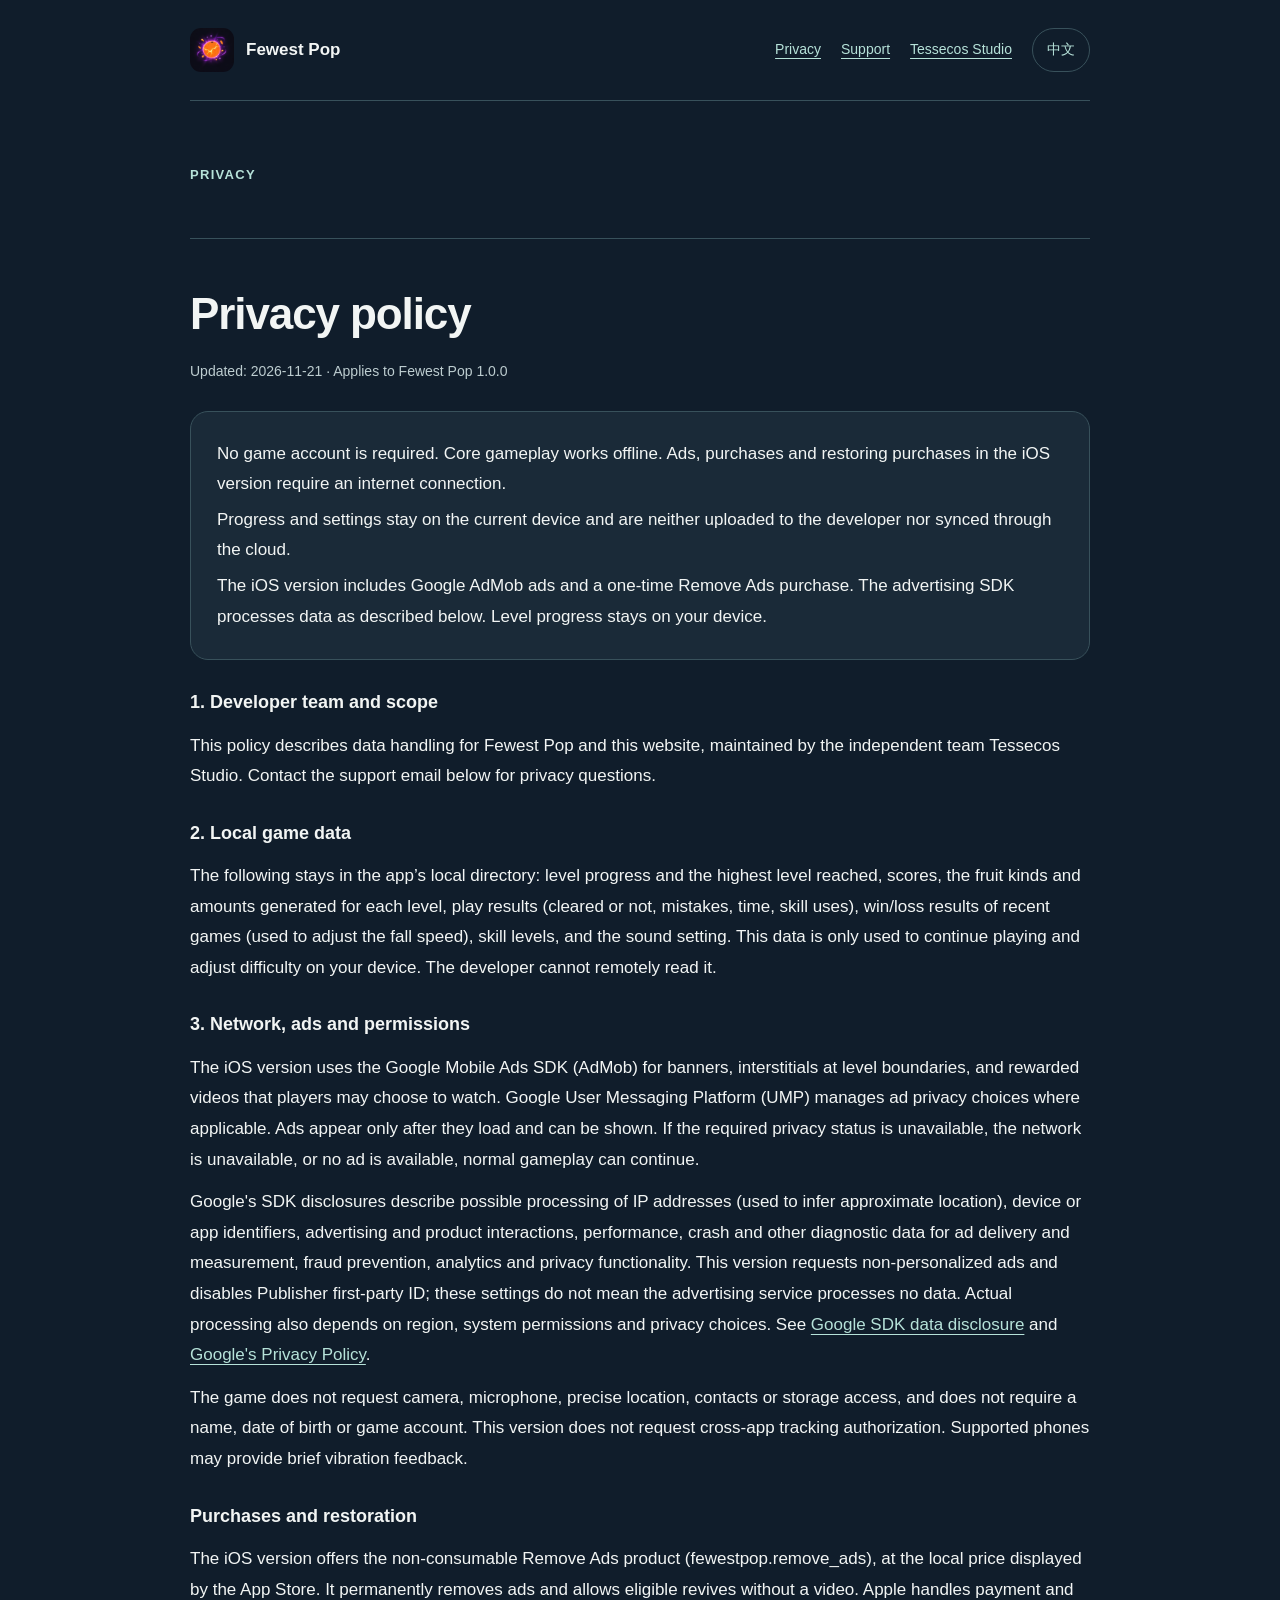
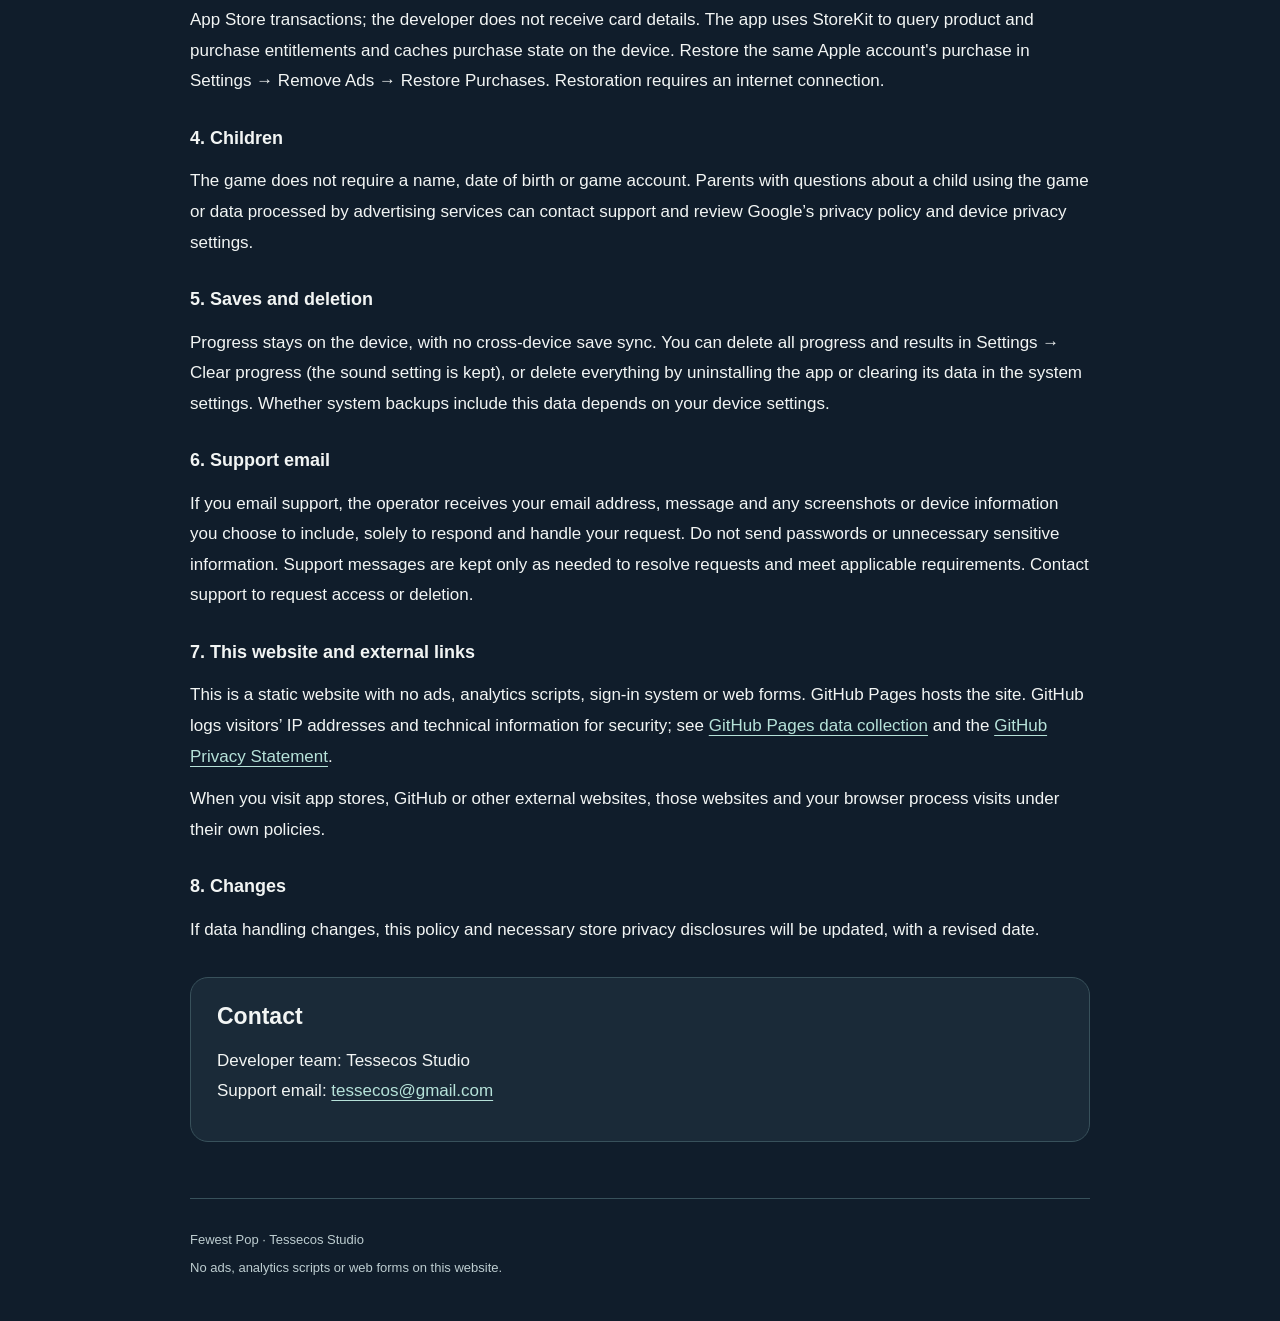
<file: fewest-pop/privacy/index.html>
<!doctype html>
<html lang="en" data-title-en="Privacy policy · Fewest Pop" data-title-zh="隐私政策 · 最少先爆"><head><meta charset="utf-8"><meta name="viewport" content="width=device-width,initial-scale=1"><meta name="description" content="Privacy policy for Fewest Pop."><title>Privacy policy · Fewest Pop</title><link rel="icon" href="../assets/app-icon.png"><link rel="stylesheet" href="../../assets/styles.css"><script src="../../assets/lang.js"></script></head>
<body><header><a class="brand" href="../"><img src="../assets/app-icon.png" alt="" width="44" height="44"><span><span class="en">Fewest Pop</span><span class="zh">最少先爆</span></span></a><nav aria-label="Site navigation"><a href="../privacy/"><span class="en">Privacy</span><span class="zh">隐私</span></a><a href="../support/"><span class="en">Support</span><span class="zh">支持</span></a><a href="../../">Tessecos Studio</a><a href="#" class="lang-switch" data-lang-switch><span class="zh" lang="en">English</span><span class="en" lang="zh-Hans">中文</span></a></nav></header>
<main class="doc"><p class="eyebrow"><span class="en">PRIVACY</span><span class="zh">隐私</span></p>
<article id="chinese" class="zh" lang="zh-Hans"><h1>隐私政策</h1><p class="meta">更新日期：2026-11-21 · 适用于《最少先爆》（Fewest Pop） 1.0.0</p><div class="summary"><p>无需创建游戏账号，核心玩法可离线运行。iOS 版的广告、购买和恢复购买需要联网。</p><p>进度和设置只保存在当前设备，不向开发者上传，也不通过云端同步。</p><p>iOS 版包含 Google AdMob 广告与一次性去广告内购。广告 SDK 会按下文说明处理必要的数据；关卡进度保存在本机。</p></div>
<h3>1. 开发团队与适用范围</h3><p>本政策说明由 Tessecos Studio 独立开发团队维护的《最少先爆》（Fewest Pop）游戏及本网站如何处理数据。隐私问题可通过下方支持邮箱联系。</p>
<h3>2. 设备中的游戏数据</h3><p>以下内容保存在应用的本地目录：关卡进度和已到达的最高关卡、分数、每一关生成的水果种类与数量、游玩结果（是否通关、失误次数、用时、技能使用次数）、最近对局的胜负记录（用于调整水果下落速度）、技能等级，以及音效开关。这些数据只用于在本机继续游戏和调整难度，开发者无法远程读取。</p>
<h3>3. 网络、广告与权限</h3><p>iOS 版使用 Google Mobile Ads SDK（AdMob）展示横幅、关卡间插屏以及玩家自愿观看的激励视频，并使用 Google User Messaging Platform（UMP）管理适用地区的广告隐私选择。广告只在成功加载并可展示时出现；未获得所需隐私状态、网络不可用或没有可用广告时，正常游戏仍可继续。</p><p>根据 Google 的 SDK 数据披露，广告及隐私 SDK 可能处理 IP 地址（用于推断大致位置）、设备或应用标识符、广告与产品交互、性能、崩溃和其他诊断数据，用于广告展示与衡量、反作弊、分析以及隐私流程。本版本请求非个性化广告并关闭 Publisher first-party ID；这些设置不等于广告服务完全不处理数据。SDK 的实际处理还取决于地区、系统权限和隐私选择。详情见 <a href="https://developers.google.com/admob/ios/privacy/data-disclosure">Google SDK 数据披露</a>及 <a href="https://policies.google.com/privacy">Google 隐私政策</a>。</p><p>游戏不请求相机、麦克风、精确定位、通讯录或存储卡权限，也不要求提供姓名、生日或游戏账号。本版本不请求跨 App 追踪授权。支持的手机可能提供轻微震动反馈。</p><h3>内购与恢复购买</h3><p>iOS 版提供非消耗型商品“去广告”（fewestpop.remove_ads），价格以 App Store 显示的本地价格为准。购买可永久移除广告；符合游戏规则的续命无需观看视频。Apple 负责支付及 App Store 交易处理，开发者不会接收银行卡资料。应用通过 StoreKit 查询商品及购买权益，并在本机缓存购买状态。可在“设置 → 去广告 → 恢复购买”中恢复同一 Apple 账号的购买；恢复购买需要联网。</p><h3>4. 儿童</h3><p>游戏无需提供姓名、生日或账号信息。家长若对儿童使用本游戏或广告服务的数据处理有疑问，可以通过支持邮箱联系我们，并参考 Google 的隐私政策与设备隐私设置。</p>
<h3>5. 保存与删除</h3><p>进度只保存在本机，没有跨设备存档同步。你可以在游戏“设置 → 清除进度”中删除全部进度与成绩（音效设置保留），也可以通过删除应用或在系统中清除应用数据来删除所有数据。系统备份是否会包含这些数据取决于你的设备设置。</p>
<h3>6. 支持邮件</h3><p>如果你主动发送支持邮件，运营者会收到你的邮箱地址、邮件内容及你主动附上的截图或设备信息，仅用于回复和处理请求。请勿发送密码或其他不必要的敏感信息。支持邮件仅在处理问题及适用要求所需的期间保留；你可以通过支持邮箱提出访问或删除请求。</p>
<h3>7. 本网站与外部链接</h3><p>本网站是静态页面，没有广告、分析脚本、登录系统或在线表单。网站由 GitHub Pages 托管；GitHub 会为安全目的记录访问者 IP 等技术信息，具体请参阅 <a href="https://docs.github.com/en/pages/getting-started-with-github-pages/what-is-github-pages#data-collection">GitHub Pages 数据说明</a>和 <a href="https://docs.github.com/en/site-policy/privacy-policies/github-general-privacy-statement">GitHub 隐私声明</a>。</p><p>访问应用商店、GitHub 等外部网站时，相应网站和浏览器会按各自政策处理访问数据。</p>
<h3>8. 政策更新</h3><p>若应用的数据处理方式发生变化，将更新本政策及必要的商店隐私说明，并标明更新日期。</p>
<section class="contact"><h2>联系我们</h2><p>开发团队：Tessecos Studio<br>支持邮箱：<a href="mailto:tessecos@gmail.com">tessecos@gmail.com</a></p></section></article>
<article id="english" class="en" lang="en"><h1>Privacy policy</h1><p class="meta">Updated: 2026-11-21 · Applies to Fewest Pop 1.0.0</p><div class="summary"><p>No game account is required. Core gameplay works offline. Ads, purchases and restoring purchases in the iOS version require an internet connection.</p><p>Progress and settings stay on the current device and are neither uploaded to the developer nor synced through the cloud.</p><p>The iOS version includes Google AdMob ads and a one-time Remove Ads purchase. The advertising SDK processes data as described below. Level progress stays on your device.</p></div>
<h3>1. Developer team and scope</h3><p>This policy describes data handling for Fewest Pop and this website, maintained by the independent team Tessecos Studio. Contact the support email below for privacy questions.</p>
<h3>2. Local game data</h3><p>The following stays in the app’s local directory: level progress and the highest level reached, scores, the fruit kinds and amounts generated for each level, play results (cleared or not, mistakes, time, skill uses), win/loss results of recent games (used to adjust the fall speed), skill levels, and the sound setting. This data is only used to continue playing and adjust difficulty on your device. The developer cannot remotely read it.</p>
<h3>3. Network, ads and permissions</h3><p>The iOS version uses the Google Mobile Ads SDK (AdMob) for banners, interstitials at level boundaries, and rewarded videos that players may choose to watch. Google User Messaging Platform (UMP) manages ad privacy choices where applicable. Ads appear only after they load and can be shown. If the required privacy status is unavailable, the network is unavailable, or no ad is available, normal gameplay can continue.</p><p>Google's SDK disclosures describe possible processing of IP addresses (used to infer approximate location), device or app identifiers, advertising and product interactions, performance, crash and other diagnostic data for ad delivery and measurement, fraud prevention, analytics and privacy functionality. This version requests non-personalized ads and disables Publisher first-party ID; these settings do not mean the advertising service processes no data. Actual processing also depends on region, system permissions and privacy choices. See <a href="https://developers.google.com/admob/ios/privacy/data-disclosure">Google SDK data disclosure</a> and <a href="https://policies.google.com/privacy">Google's Privacy Policy</a>.</p><p>The game does not request camera, microphone, precise location, contacts or storage access, and does not require a name, date of birth or game account. This version does not request cross-app tracking authorization. Supported phones may provide brief vibration feedback.</p><h3>Purchases and restoration</h3><p>The iOS version offers the non-consumable Remove Ads product (fewestpop.remove_ads), at the local price displayed by the App Store. It permanently removes ads and allows eligible revives without a video. Apple handles payment and App Store transactions; the developer does not receive card details. The app uses StoreKit to query product and purchase entitlements and caches purchase state on the device. Restore the same Apple account's purchase in Settings → Remove Ads → Restore Purchases. Restoration requires an internet connection.</p><h3>4. Children</h3><p>The game does not require a name, date of birth or game account. Parents with questions about a child using the game or data processed by advertising services can contact support and review Google’s privacy policy and device privacy settings.</p>
<h3>5. Saves and deletion</h3><p>Progress stays on the device, with no cross-device save sync. You can delete all progress and results in Settings → Clear progress (the sound setting is kept), or delete everything by uninstalling the app or clearing its data in the system settings. Whether system backups include this data depends on your device settings.</p>
<h3>6. Support email</h3><p>If you email support, the operator receives your email address, message and any screenshots or device information you choose to include, solely to respond and handle your request. Do not send passwords or unnecessary sensitive information. Support messages are kept only as needed to resolve requests and meet applicable requirements. Contact support to request access or deletion.</p>
<h3>7. This website and external links</h3><p>This is a static website with no ads, analytics scripts, sign-in system or web forms. GitHub Pages hosts the site. GitHub logs visitors’ IP addresses and technical information for security; see <a href="https://docs.github.com/en/pages/getting-started-with-github-pages/what-is-github-pages#data-collection">GitHub Pages data collection</a> and the <a href="https://docs.github.com/en/site-policy/privacy-policies/github-general-privacy-statement">GitHub Privacy Statement</a>.</p><p>When you visit app stores, GitHub or other external websites, those websites and your browser process visits under their own policies.</p>
<h3>8. Changes</h3><p>If data handling changes, this policy and necessary store privacy disclosures will be updated, with a revised date.</p>
<section class="contact"><h2>Contact</h2><p>Developer team: Tessecos Studio<br>Support email: <a href="mailto:tessecos@gmail.com">tessecos@gmail.com</a></p></section></article></main><footer><p><span class="en">Fewest Pop</span><span class="zh">最少先爆</span> · Tessecos Studio</p><p><span class="en">No ads, analytics scripts or web forms on this website.</span><span class="zh">本网站没有广告、分析脚本或在线表单。</span></p></footer></body></html>
</file>
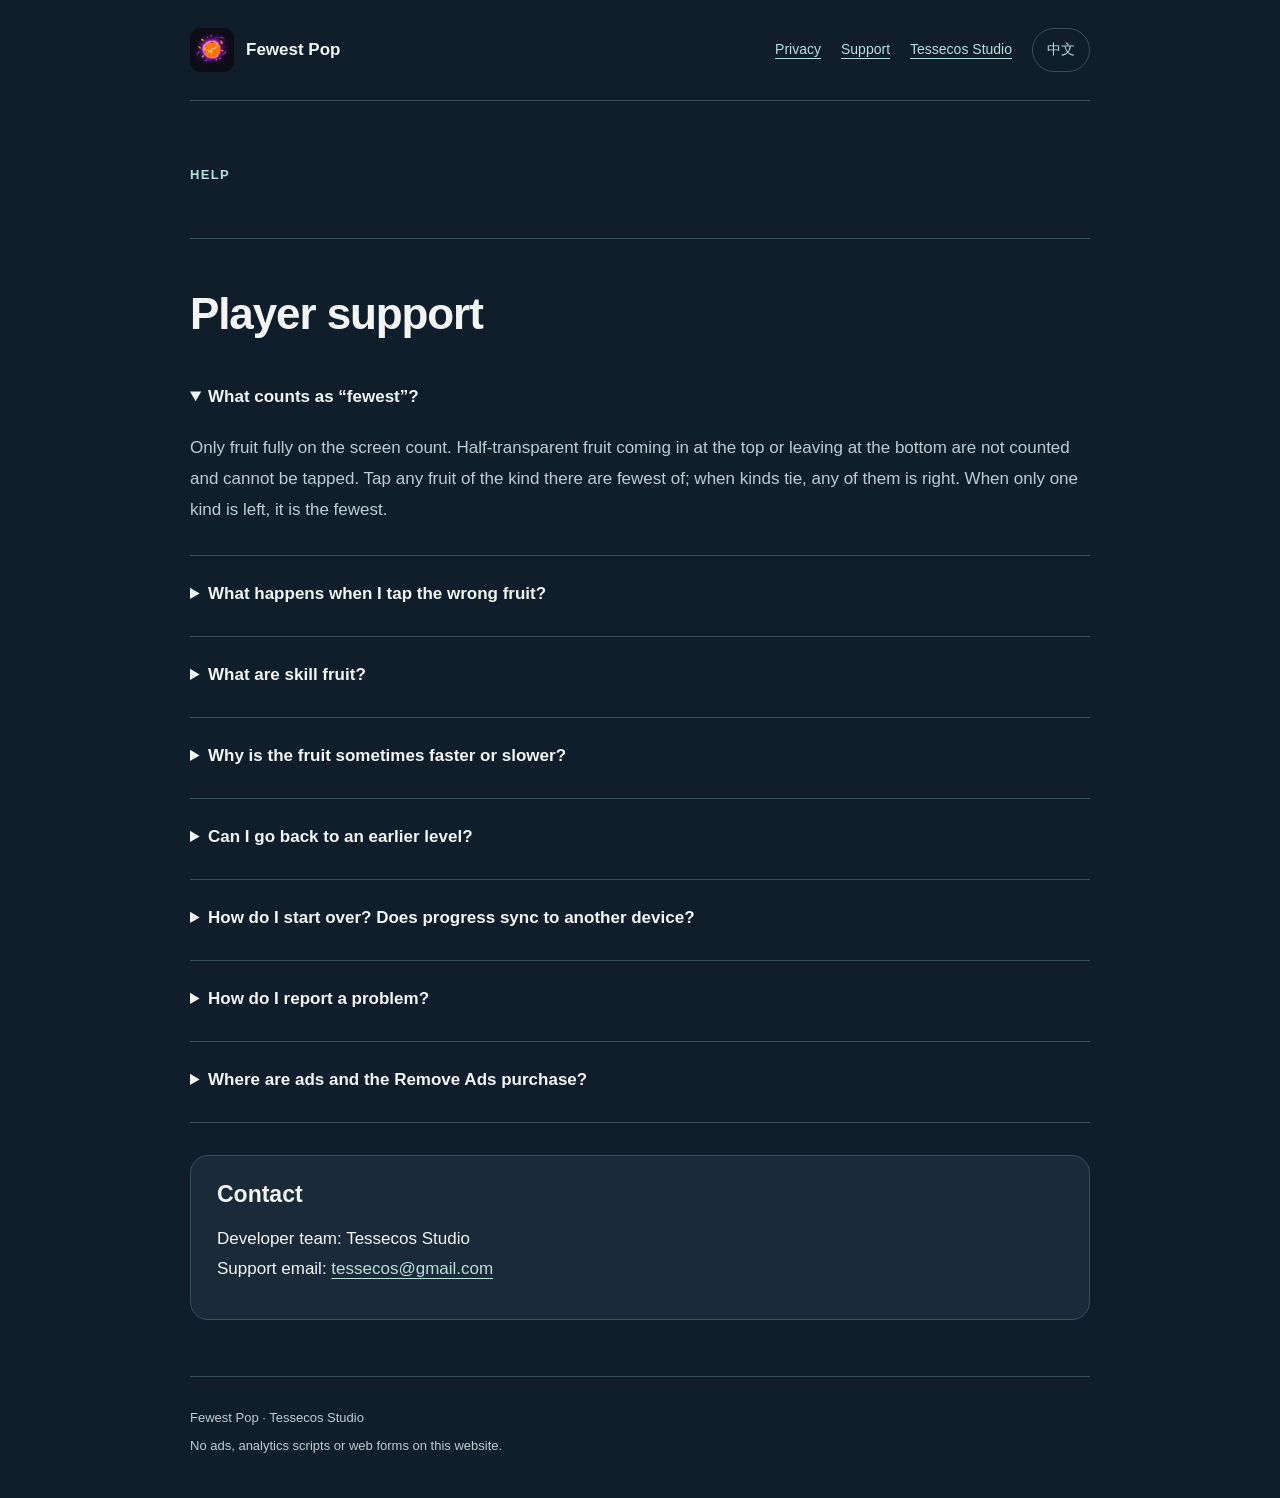
<file: fewest-pop/support/index.html>
<!doctype html>
<html lang="en" data-title-en="Player support · Fewest Pop" data-title-zh="玩家支持 · 最少先爆"><head><meta charset="utf-8"><meta name="viewport" content="width=device-width,initial-scale=1"><meta name="description" content="Player support for Fewest Pop."><title>Player support · Fewest Pop</title><link rel="icon" href="../assets/app-icon.png"><link rel="stylesheet" href="../../assets/styles.css"><script src="../../assets/lang.js"></script></head>
<body><header><a class="brand" href="../"><img src="../assets/app-icon.png" alt="" width="44" height="44"><span><span class="en">Fewest Pop</span><span class="zh">最少先爆</span></span></a><nav aria-label="Site navigation"><a href="../privacy/"><span class="en">Privacy</span><span class="zh">隐私</span></a><a href="../support/"><span class="en">Support</span><span class="zh">支持</span></a><a href="../../">Tessecos Studio</a><a href="#" class="lang-switch" data-lang-switch><span class="zh" lang="en">English</span><span class="en" lang="zh-Hans">中文</span></a></nav></header>
<main class="doc"><p class="eyebrow"><span class="en">HELP</span><span class="zh">帮助</span></p>
<article id="chinese" class="zh" lang="zh-Hans"><h1>玩家支持</h1>
<details open><summary>“最少”怎么算？</summary><p>只数完整出现在屏幕里的水果；正在从上方进入或从下方离开的半透明水果不计数，也不能点击。数量最少的那一种都可以点；几种并列最少时，任选一种都对。只剩一种水果时，它就是最少的。</p></details>
<details><summary>点错了会怎样？</summary><p>每关有 3 点生命，点错扣 1 点并短暂停顿，生命用完这一关就失败，可以马上重试。护盾可以挡住一次点错。没点到的水果落出屏幕后会从上方重新出现，不扣分，清空全部水果才算通关。</p></details>
<details><summary>技能水果是什么？</summary><p>技能水果带有彩色光晕，随时点击都不算点错，没点到也不扣分。第 10、20、30、40、50 关依次解锁闪电葡萄（提示最少的水果）、爆炸石榴（炸掉周围的水果）、冰镇西瓜（让水果变慢）、爱心草莓（恢复生命）和流星杨桃（自动消掉最少的水果）；之后每 10 关升级一种技能。每组第 10 关是技能狂欢关，技能水果会一直出现。</p></details>
<details><summary>水果为什么有时快、有时慢？</summary><p>每关有固定的起始速度，消除得越多，水果下落越快。玩满 20 局后，游戏会参考最近 20 局的胜率和连胜、连败情况微调速度：打得顺会稍快，连续失败会稍慢，每局变化很小，不会突然变化。</p></details>
<details><summary>可以回到以前的关卡吗？</summary><p>可以。在“设置 → 选择关卡”中，选择任意已经到达的关卡。</p></details>
<details><summary>怎样重新开始？换设备后进度会同步吗？</summary><p>在“设置 → 清除进度”中可以清除全部进度与成绩，从新手教学重新开始，此操作无法恢复。进度只保存在当前设备，没有跨设备同步；删除应用会丢失进度，系统备份能否恢复取决于设备设置。</p></details>
<details><summary>如何反馈问题？</summary><p>请通过下方邮箱说明游戏版本（在“设置”底部）、设备型号和系统版本、出现问题的关卡，以及复现步骤。可以附上不含敏感内容的截图。</p></details>
<details><summary>广告或去广告购买在哪里？</summary><p>iOS 版包含广告，广告加载成功时才显示，没有可用广告时可照常游戏。在“设置 → 去广告”可查看本地价格、购买或恢复购买。每次挑战最多续命一次，需达到规定进度；未去广告时需完整观看可用的激励视频。</p></details><section class="contact"><h2>联系我们</h2><p>开发团队：Tessecos Studio<br>支持邮箱：<a href="mailto:tessecos@gmail.com">tessecos@gmail.com</a></p></section></article>
<article id="english" class="en" lang="en"><h1>Player support</h1>
<details open><summary>What counts as “fewest”?</summary><p>Only fruit fully on the screen count. Half-transparent fruit coming in at the top or leaving at the bottom are not counted and cannot be tapped. Tap any fruit of the kind there are fewest of; when kinds tie, any of them is right. When only one kind is left, it is the fewest.</p></details>
<details><summary>What happens when I tap the wrong fruit?</summary><p>Each level gives three lives. A wrong tap costs one and pauses taps briefly; when no lives are left the level fails and you can retry at once. A shield blocks one wrong tap. Fruit that fall off the screen come back at the top at no cost; a level is cleared when every fruit is gone.</p></details>
<details><summary>What are skill fruit?</summary><p>Skill fruit glow with a colored halo. Tapping one is never a mistake, and missing one costs nothing. Levels 10, 20, 30, 40 and 50 unlock the lightning grape (shows the fewest fruit), blast pomegranate (clears nearby fruit), ice watermelon (slows the fruit), heart strawberry (restores lives) and meteor starfruit (clears the fewest fruit for you). After that, one skill levels up every ten levels. Every tenth level is a skill party where skill fruit keep coming.</p></details>
<details><summary>Why is the fruit sometimes faster or slower?</summary><p>Each level has a fixed starting speed, and the fruit speed up as you clear them. After 20 games, the game also looks at your last 20 results and your current streak: winning makes it a little faster, a run of losses a little slower. It changes only a little each game, never suddenly.</p></details>
<details><summary>Can I go back to an earlier level?</summary><p>Yes. Go to Settings → Choose level and pick any level you have reached.</p></details>
<details><summary>How do I start over? Does progress sync to another device?</summary><p>Settings → Clear progress deletes all progress and results and starts again from the lesson; this cannot be undone. Progress stays on the device with no cross-device sync. Deleting the app loses progress; whether a system backup can restore it depends on your device settings.</p></details>
<details><summary>How do I report a problem?</summary><p>Email the game version (at the bottom of Settings), your device model and system version, the level, and the steps to reproduce the problem. You may attach a screenshot without sensitive information.</p></details>
<details><summary>Where are ads and the Remove Ads purchase?</summary><p>The iOS version includes ads. Ads appear only after loading, and unavailable ads do not block play. Settings → Remove Ads shows the local price and purchase/restore actions. Each attempt allows one revive after sufficient progress; without Remove Ads, an available rewarded video must be completed.</p></details><section class="contact"><h2>Contact</h2><p>Developer team: Tessecos Studio<br>Support email: <a href="mailto:tessecos@gmail.com">tessecos@gmail.com</a></p></section></article></main><footer><p><span class="en">Fewest Pop</span><span class="zh">最少先爆</span> · Tessecos Studio</p><p><span class="en">No ads, analytics scripts or web forms on this website.</span><span class="zh">本网站没有广告、分析脚本或在线表单。</span></p></footer></body></html>
</file>
<file: assets/styles.css>
:root{color-scheme:dark;--bg:#101d2b;--panel:#1a2a38;--ink:#f2f5f4;--muted:#bdcdd0;--accent:#b6e2d9;--line:#38515b}*{box-sizing:border-box}html{scroll-behavior:smooth}body{margin:0;background:var(--bg);color:var(--ink);font:17px/1.8 -apple-system,BlinkMacSystemFont,"Segoe UI",Arial,sans-serif}a{color:var(--accent);text-underline-offset:.25em}a:focus-visible{outline:3px solid #f2db9d;outline-offset:5px;border-radius:2px}header,main,footer{width:min(900px,calc(100% - 40px));margin:auto}header{display:flex;align-items:center;justify-content:space-between;gap:16px;padding:28px 0;border-bottom:1px solid var(--line)}.brand{display:flex;align-items:center;gap:12px;color:var(--ink);font-weight:650;text-decoration:none}.brand img{width:44px;height:44px;border-radius:11px}nav{display:flex;flex-wrap:wrap;gap:8px 20px;font-size:14px}nav a{display:inline-flex;align-items:center;min-height:44px}main{padding:50px 0 56px}.eyebrow{letter-spacing:.1em;color:var(--accent);font-size:13px;font-weight:600}h1{font-size:clamp(29px,5vw,44px);line-height:1.25;margin:12px 0 18px;letter-spacing:-.025em}h2{font-size:23px;line-height:1.45;margin:38px 0 12px}h3{font-size:18px;margin:25px 0 8px}p,ul{margin:12px 0}ul{padding-left:24px}.lead{font-size:20px;color:var(--muted);max-width:680px}.meta{color:var(--muted);font-size:14px}.language{display:flex;gap:24px;margin:28px 0}.language a{display:inline-block;padding:8px 0;min-height:44px}.summary,.card,.contact,.draft{border:1px solid var(--line);border-radius:18px;background:var(--panel);padding:22px 26px}.summary{margin:26px 0}.summary p{margin:5px 0}.cards{display:grid;grid-template-columns:1fr 1fr;gap:18px;margin:34px 0}.card{display:block;text-decoration:none;color:var(--ink)}.card:hover{border-color:var(--accent)}.card h2{margin:0 0 10px;font-size:23px}.card p{color:var(--muted);font-size:15px}.contact{margin-top:32px;overflow-wrap:anywhere}.contact h2{margin:0 0 10px}.draft{border-color:#e0bc70;color:#ffdf9d;margin-bottom:28px}.doc article+article{border-top:1px solid var(--line);padding-top:35px;margin-top:52px}article{scroll-margin-top:28px}details{padding:18px 0;border-bottom:1px solid var(--line)}summary{cursor:pointer;font-weight:600;padding:5px 0;min-height:44px}details p{color:var(--muted)}footer{border-top:1px solid var(--line);padding:24px 0 36px;color:var(--muted);font-size:13px}footer p{margin:5px 0}@media(max-width:560px){body{font-size:16px}header{align-items:flex-start;flex-direction:column;padding:22px 0;gap:18px}main{padding-top:30px}.cards{grid-template-columns:1fr}.summary,.card,.contact,.draft{padding:19px}.lead{font-size:18px}nav{gap:10px 22px}h2{font-size:21px}}
</file>
<file: assets/site.css>
/* Studio homepage and game detail pages. Loaded after styles.css (the
   Tessecos privacy/support stylesheet), which stays unchanged. */
body.site{background:radial-gradient(1200px 600px at 15% -10%,#1f3a52 0%,transparent 60%),radial-gradient(900px 500px at 100% 10%,#2a1f45 0%,transparent 55%),var(--bg);background-attachment:fixed}
body.site header,body.site main,body.site footer{width:min(1080px,calc(100% - 40px))}
body.site header{border-bottom:0}
body.site .brand img{border-radius:12px}

/* Hero */
.hero{display:grid;grid-template-columns:auto 1fr;gap:34px;align-items:center;padding:40px 0 18px}
.hero img{width:132px;height:132px;border-radius:32px;box-shadow:0 18px 50px rgba(0,0,0,.45),0 0 0 1px rgba(255,255,255,.06)}
.hero h1{font-size:clamp(34px,6vw,58px);margin:4px 0 10px;letter-spacing:-.03em}
.hero .lead{margin:0;max-width:640px}
.section-title{display:flex;flex-wrap:wrap;align-items:baseline;justify-content:space-between;gap:6px 16px;margin:56px 0 20px}
.section-title h2{margin:0;font-size:28px;white-space:nowrap}
.section-title h2 span{font-size:18px;color:var(--muted);font-weight:500}
.section-title>span{color:var(--muted);font-size:14px}

/* Game cards: the whole card is a link to the game's page */
.game-grid{display:grid;grid-template-columns:repeat(2,minmax(0,1fr));gap:28px}
.game-card{display:flex;flex-direction:column;border:1px solid var(--line);border-radius:24px;background:linear-gradient(180deg,#1d3040 0%,#16232f 100%);overflow:hidden;color:var(--ink);text-decoration:none;box-shadow:0 10px 30px rgba(0,0,0,.25);transition:transform .18s ease,box-shadow .18s ease,border-color .18s ease}
.game-card{position:relative}
.card-link{color:inherit;text-decoration:none}
.card-link::after{content:"";position:absolute;inset:0;z-index:1;border-radius:24px}
.card-link:focus-visible{outline:none}
.game-card:hover,.game-card:focus-visible,.game-card:focus-within{transform:translateY(-5px);border-color:var(--accent);box-shadow:0 22px 50px rgba(0,0,0,.45)}
.game-card .cover{aspect-ratio:1024/500;background:#0b1118;overflow:hidden}
.game-card .cover img{width:100%;height:100%;object-fit:cover;display:block;transition:transform .35s ease}
.game-card:hover .cover img{transform:scale(1.04)}
.card-body{display:flex;flex-direction:column;gap:12px;padding:20px 22px 22px;flex:1}
.card-head{display:flex;align-items:center;gap:14px}
.card-head img{width:56px;height:56px;border-radius:14px;flex:none;box-shadow:0 0 0 1px rgba(255,255,255,.08)}
.card-head h3{margin:0;font-size:21px;line-height:1.3}
.card-head p{margin:2px 0 0;color:var(--muted);font-size:14px;line-height:1.4}
.card-body .desc{margin:0;color:var(--muted);font-size:15px;line-height:1.7}
.tags{display:flex;flex-wrap:wrap;gap:8px;margin:0;padding:0;list-style:none}
.tags li{font-size:12.5px;letter-spacing:.02em;color:var(--accent);border:1px solid #3d6168;border-radius:999px;padding:2px 11px;background:rgba(182,226,217,.06)}
.more{margin-top:auto;padding-top:6px;color:var(--accent);font-weight:600;font-size:15px}
.more::after{content:" →";transition:margin .18s}
.game-card:hover .more::after{margin-left:4px}

/* Store download buttons; add Google Play / Steam as more .store-btn links */
.stores{display:flex;flex-wrap:wrap;gap:10px;position:relative;z-index:2}
.store-btn{display:inline-flex;align-items:center;gap:10px;min-height:48px;padding:6px 18px 6px 14px;border-radius:12px;background:#000;color:#fff;border:1px solid #5d6b75;text-decoration:none;font-weight:600;font-size:18px;line-height:1.1;transition:border-color .18s,transform .18s}
.store-btn small{display:block;font-size:11px;font-weight:500;letter-spacing:.02em;opacity:.85}
.store-btn:hover{border-color:var(--accent);transform:translateY(-1px)}
.detail .stores{margin:22px 0 4px}

/* Game detail page */
.banner{border-radius:26px;overflow:hidden;border:1px solid var(--line);box-shadow:0 20px 60px rgba(0,0,0,.4);aspect-ratio:1024/400;background:#0b1118}
.banner img{width:100%;height:100%;object-fit:cover;display:block}
.title-row{display:flex;align-items:center;gap:22px;margin:-46px 0 0 28px;position:relative}
.title-row img{width:104px;height:104px;border-radius:26px;border:4px solid var(--bg);box-shadow:0 12px 30px rgba(0,0,0,.45)}
.title-row h1{margin:46px 0 0;font-size:clamp(28px,5vw,44px)}
.title-row p{margin:2px 0 0;color:var(--muted)}
.detail .lead{margin-top:26px}
.features{display:grid;grid-template-columns:repeat(auto-fit,minmax(240px,1fr));gap:16px;margin:30px 0;padding:0;list-style:none}
.features li{border:1px solid var(--line);border-radius:18px;background:var(--panel);padding:18px 20px;font-size:15px;color:var(--muted)}
.features strong{display:block;color:var(--ink);font-size:17px;margin-bottom:4px}
.shots{display:grid;grid-template-columns:repeat(3,1fr);gap:18px;margin:30px 0;max-width:820px}
.shots img{width:100%;height:auto;border-radius:20px;border:1px solid var(--line);box-shadow:0 14px 34px rgba(0,0,0,.4);display:block}
.button-row{display:flex;flex-wrap:wrap;gap:12px;margin:26px 0}
.button-row a{display:inline-flex;align-items:center;min-height:48px;padding:0 22px;border-radius:999px;border:1px solid var(--line);background:var(--panel);color:var(--ink);text-decoration:none;font-weight:600;font-size:15px}
.button-row a:hover{border-color:var(--accent)}
.button-row a.primary{background:var(--accent);color:#10202a;border-color:var(--accent)}

@media(max-width:700px){.hero{grid-template-columns:1fr;gap:18px;padding-top:24px}.hero img{width:96px;height:96px;border-radius:24px}.shots{grid-template-columns:repeat(3,minmax(140px,1fr));overflow-x:auto}.title-row{margin:-34px 0 0 14px;gap:14px}.title-row img{width:78px;height:78px;border-radius:20px}.title-row h1{margin-top:34px}.game-grid{grid-template-columns:1fr}}
@media(prefers-reduced-motion:reduce){.game-card,.game-card .cover img,.more::after{transition:none}}
</file>
